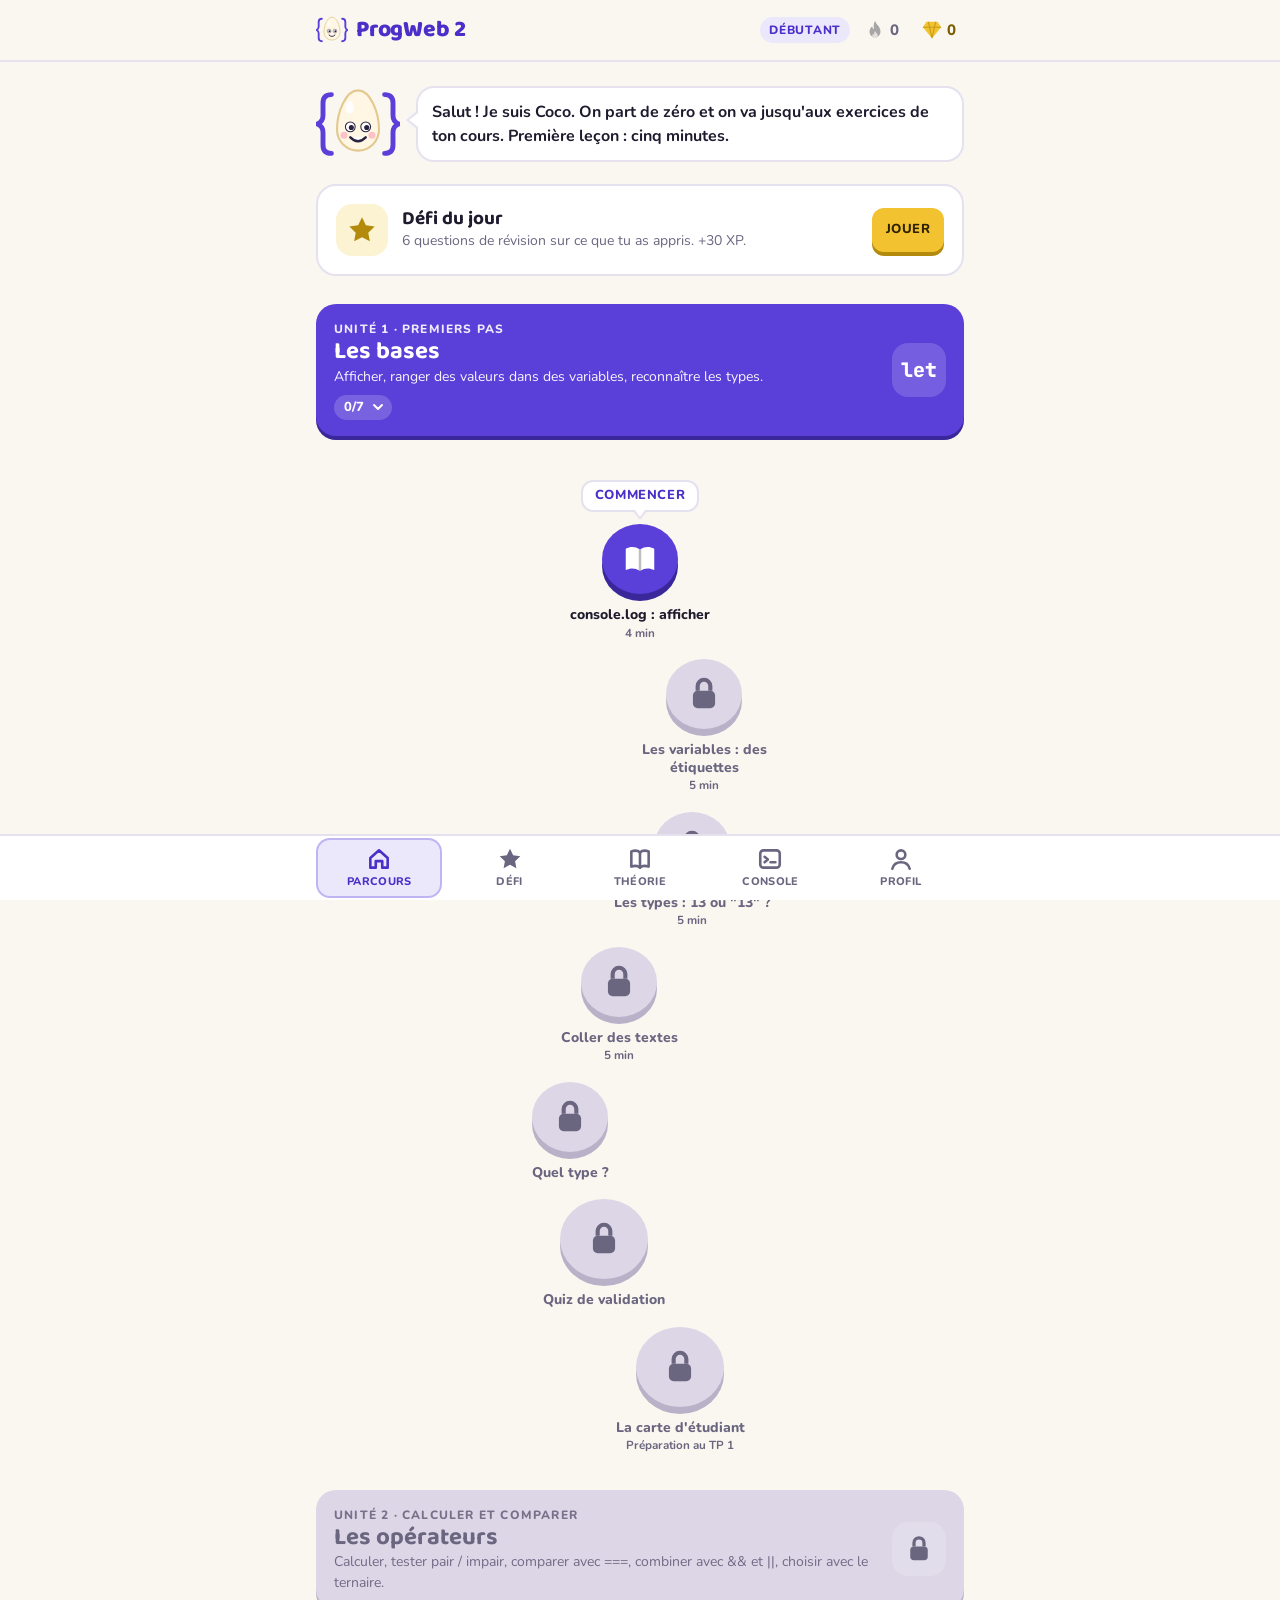
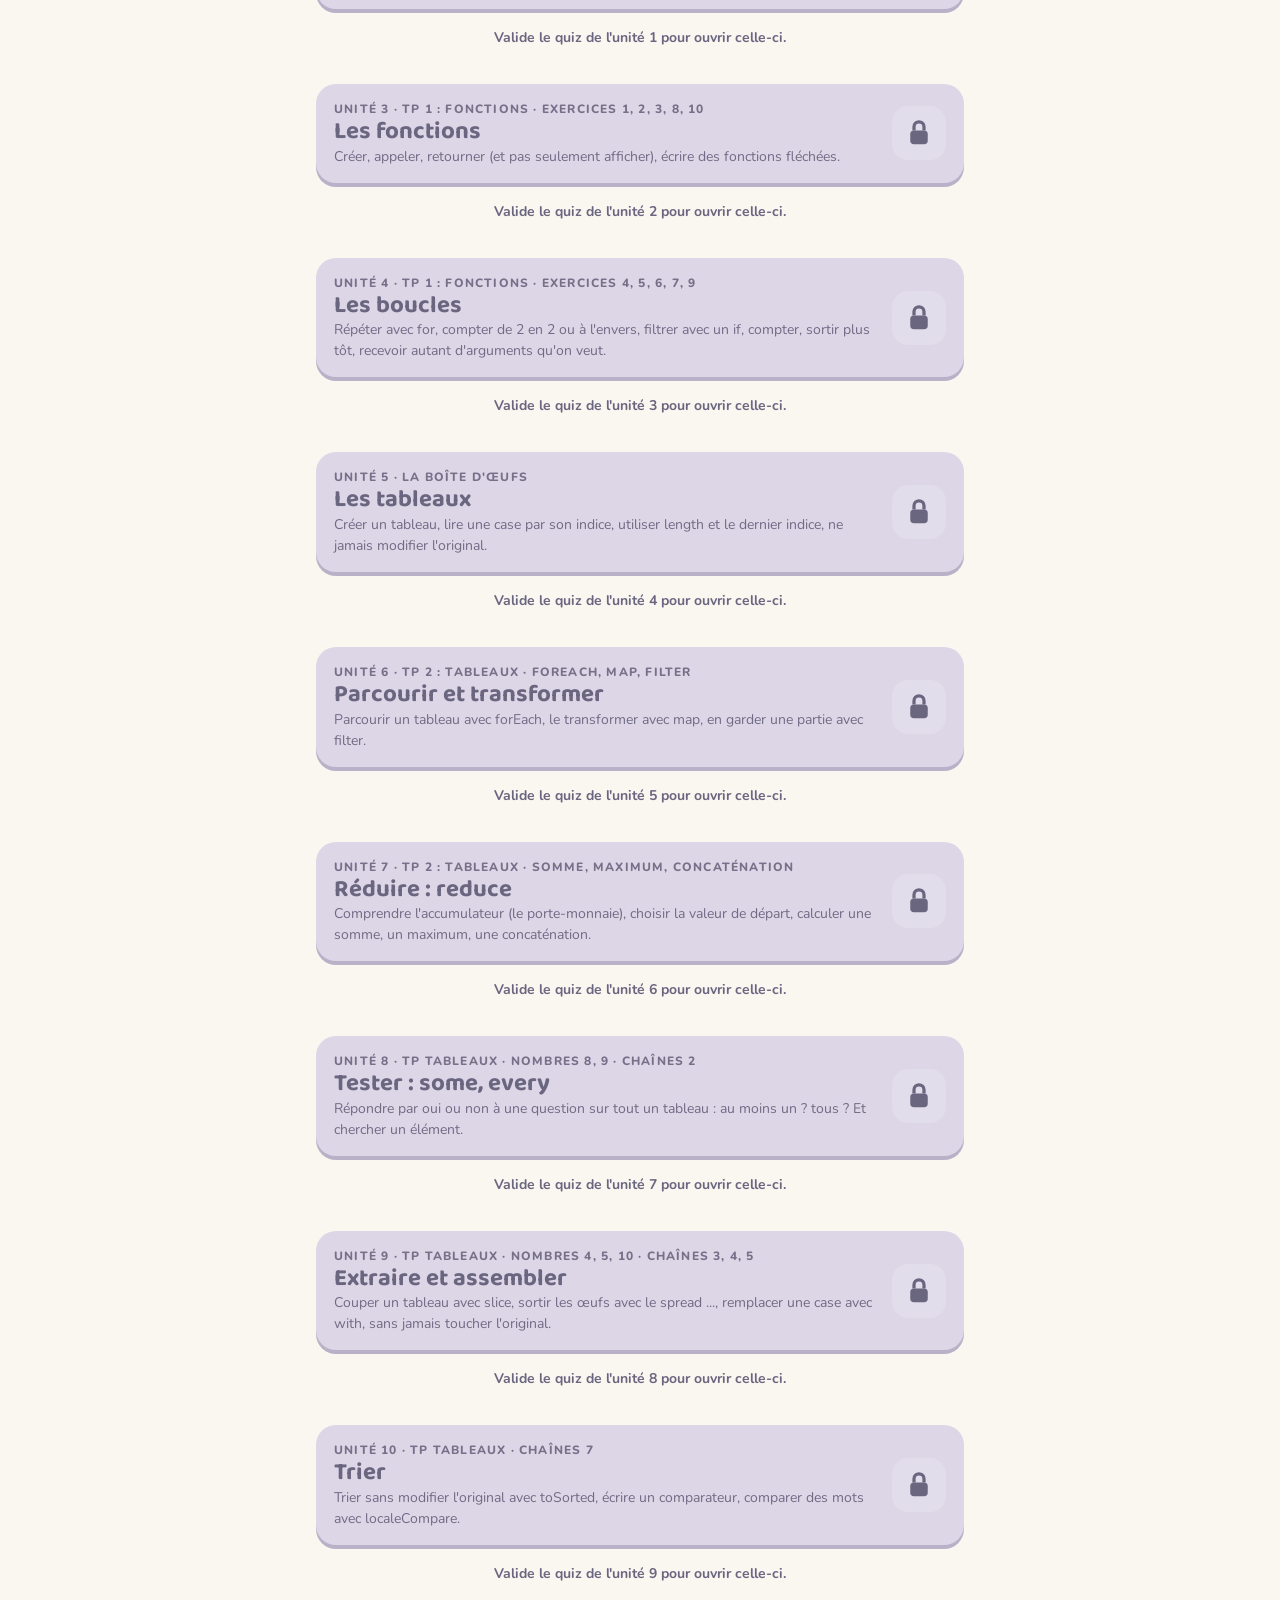
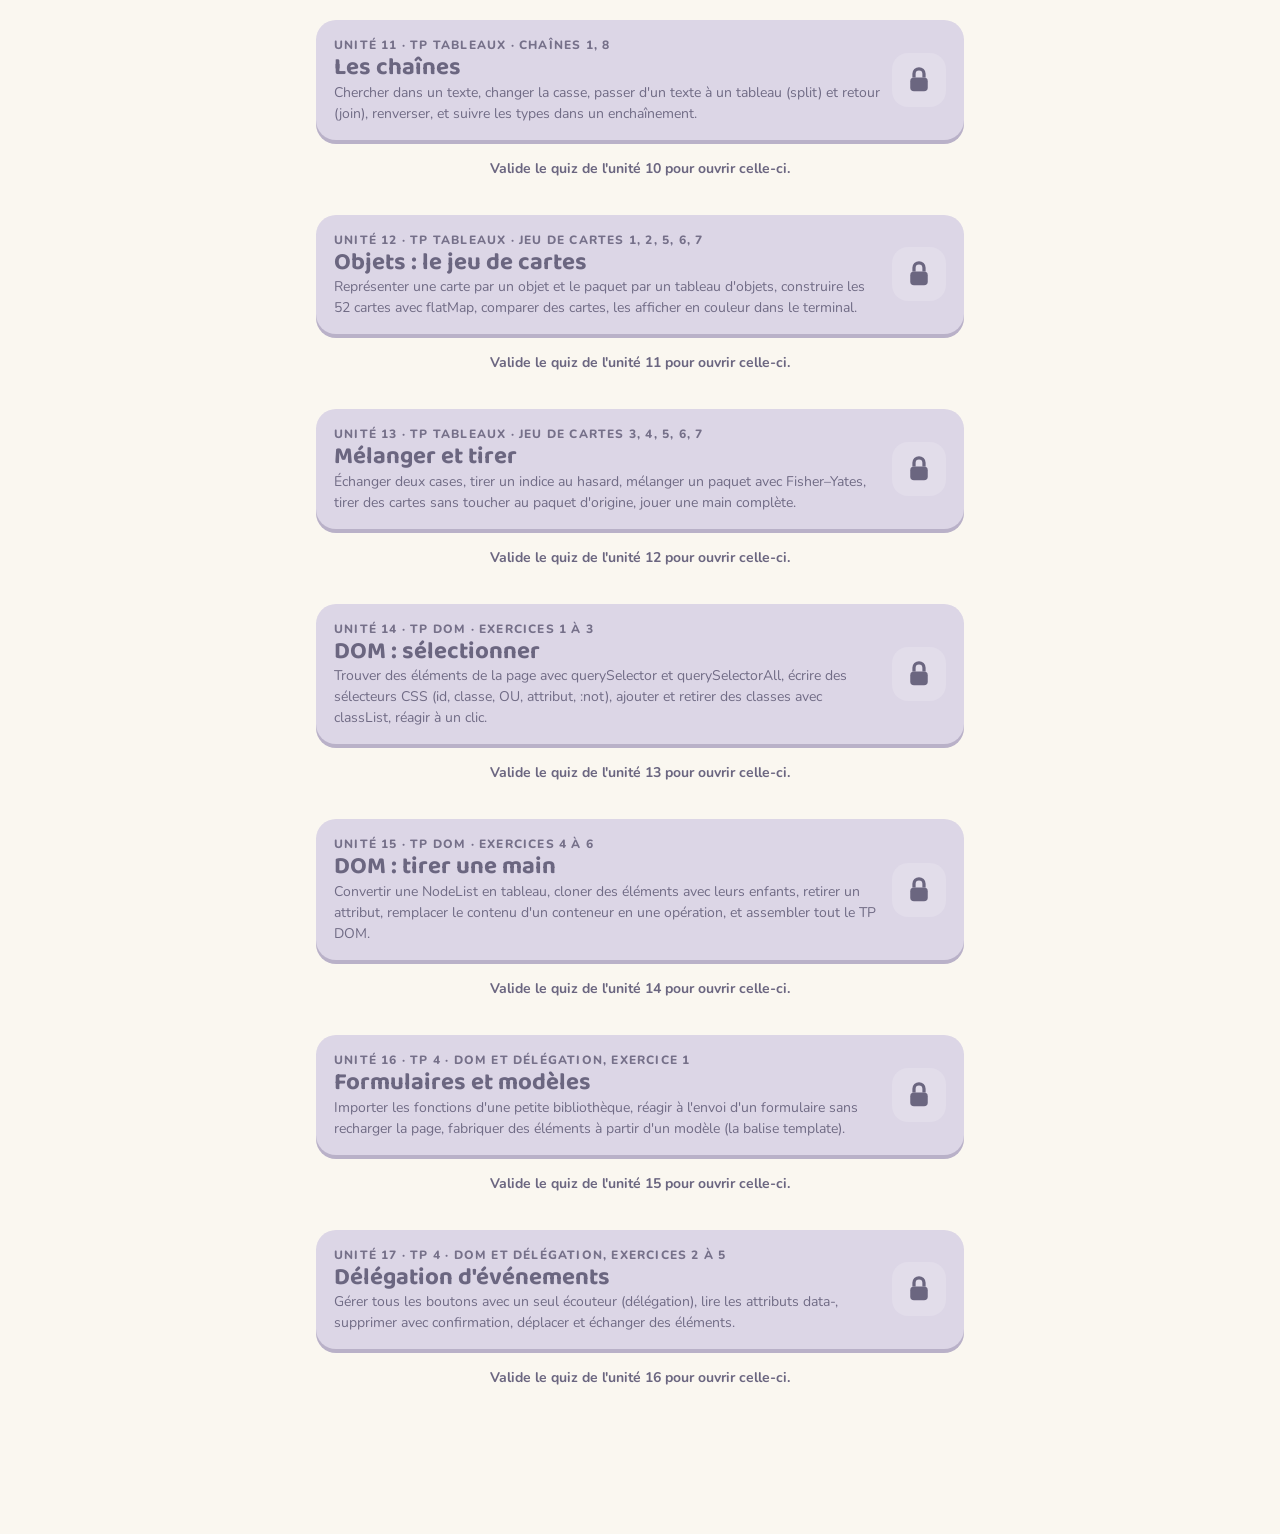
<file: index.html>
<!doctype html>
<html lang="fr">
<head>
<meta charset="utf-8">
<meta name="viewport" content="width=device-width,initial-scale=1,viewport-fit=cover">
<title>ProgWeb 2</title>
<meta name="description" content="Apprendre le JavaScript en jouant, de zéro jusqu'aux exercices du cours de programmation web : leçons courtes, exercices de code testés, défi du jour.">
<link rel="icon" href="data:image/svg+xml,%3Csvg xmlns=%22http://www.w3.org/2000/svg%22 class=%22mascot%22 viewBox=%220 0 120 120%22 aria-hidden=%22true%22%3E%3Cpath d=%22M22 18c-9 0-12 5-12 12v18c0 6-3 10-8 12 5 2 8 6 8 12v18c0 7 3 12 12 12%22 stroke=%22%235B3FD9%22 stroke-width=%227%22 fill=%22none%22 stroke-linecap=%22round%22/%3E%3Cpath d=%22M98 18c9 0 12 5 12 12v18c0 6 3 10 8 12-5 2-8 6-8 12v18c0 7-3 12-12 12%22 stroke=%22%235B3FD9%22 stroke-width=%227%22 fill=%22none%22 stroke-linecap=%22round%22/%3E%3Cpath d=%22M60 12c17 0 30 30 30 56a30 30 0 0 1-60 0c0-26 13-56 30-56z%22 fill=%22%23FFF6E4%22 stroke=%22%23E3C98F%22 stroke-width=%223%22/%3E%3Cellipse cx=%2248%22 cy=%2236%22 rx=%226%22 ry=%229%22 fill=%22%23fff%22 opacity=%22.9%22/%3E%3Ccircle cx=%2249%22 cy=%2264%22 r=%227%22 fill=%22%23fff%22 stroke=%22%232a2340%22 stroke-width=%221.5%22/%3E%3Ccircle cx=%2250.47%22 cy=%2265%22 r=%223.64%22 fill=%22%232a2340%22/%3E%3Ccircle cx=%2271%22 cy=%2264%22 r=%227%22 fill=%22%23fff%22 stroke=%22%232a2340%22 stroke-width=%221.5%22/%3E%3Ccircle cx=%2272.47%22 cy=%2265%22 r=%223.64%22 fill=%22%232a2340%22/%3E%3Ccircle class=%22joue%22 cx=%2240%22 cy=%2276%22 r=%225%22 fill=%22%23ff9fb4%22 opacity=%22.6%22/%3E%3Ccircle class=%22joue%22 cx=%2280%22 cy=%2276%22 r=%225%22 fill=%22%23ff9fb4%22 opacity=%22.6%22/%3E%3Cpath d=%22M49 79q11 11 22 0%22 stroke=%22%232a2340%22 stroke-width=%223.5%22 fill=%22%23fff%22 stroke-linecap=%22round%22/%3E%3C/svg%3E">
<link rel="manifest" href="manifest.webmanifest">
<link rel="apple-touch-icon" href="icones/apple-touch-icon.png">
<meta name="theme-color" content="#FAF7F0" media="(prefers-color-scheme: light)">
<meta name="theme-color" content="#13121C" media="(prefers-color-scheme: dark)">
<meta name="apple-mobile-web-app-capable" content="yes">
<meta name="mobile-web-app-capable" content="yes">
<meta name="apple-mobile-web-app-title" content="ProgWeb 2">
<link rel="preconnect" href="https://fonts.googleapis.com">
<link rel="preconnect" href="https://fonts.gstatic.com" crossorigin>
<link rel="stylesheet" href="https://fonts.googleapis.com/css2?family=Baloo+2:wght@600;700;800&family=Nunito:wght@400;600;700;800&family=JetBrains+Mono:wght@400;600;700;800&display=swap">
<link rel="stylesheet" href="css/app.css">
</head>
<body>
<div id="app"><!--chargement--><main class="wrap chargement"><svg xmlns="http://www.w3.org/2000/svg" class="mascot" viewBox="0 0 120 120" aria-hidden="true"><path d="M22 18c-9 0-12 5-12 12v18c0 6-3 10-8 12 5 2 8 6 8 12v18c0 7 3 12 12 12" stroke="#5B3FD9" stroke-width="7" fill="none" stroke-linecap="round"/><path d="M98 18c9 0 12 5 12 12v18c0 6 3 10 8 12-5 2-8 6-8 12v18c0 7-3 12-12 12" stroke="#5B3FD9" stroke-width="7" fill="none" stroke-linecap="round"/><path d="M60 12c17 0 30 30 30 56a30 30 0 0 1-60 0c0-26 13-56 30-56z" fill="#FFF6E4" stroke="#E3C98F" stroke-width="3"/><ellipse cx="48" cy="36" rx="6" ry="9" fill="#fff" opacity=".9"/><circle cx="49" cy="64" r="7" fill="#fff" stroke="#2a2340" stroke-width="1.5"/><circle cx="50.47" cy="65" r="3.64" fill="#2a2340"/><circle cx="71" cy="64" r="7" fill="#fff" stroke="#2a2340" stroke-width="1.5"/><circle cx="72.47" cy="65" r="3.64" fill="#2a2340"/><circle class="joue" cx="40" cy="76" r="5" fill="#ff9fb4" opacity=".6"/><circle class="joue" cx="80" cy="76" r="5" fill="#ff9fb4" opacity=".6"/><path d="M49 79q11 11 22 0" stroke="#2a2340" stroke-width="3.5" fill="#fff" stroke-linecap="round"/></svg><p>Chargement…</p></main><!--/chargement--></div>
<div class="toasts" id="toasts"></div>
<noscript><p style="padding:20px">ProgWeb 2 a besoin de JavaScript pour fonctionner.</p></noscript>
<script src="js/langages.js"></script>
<script src="js/banc.js"></script>
<script src="js/base.js"></script>
<script src="js/editeur.js"></script>
<script src="js/dom.js"></script>
<script src="js/php.js"></script>
<script src="js/questions.js"></script>
<script src="js/app.js"></script>
</body>
</html>
</file>
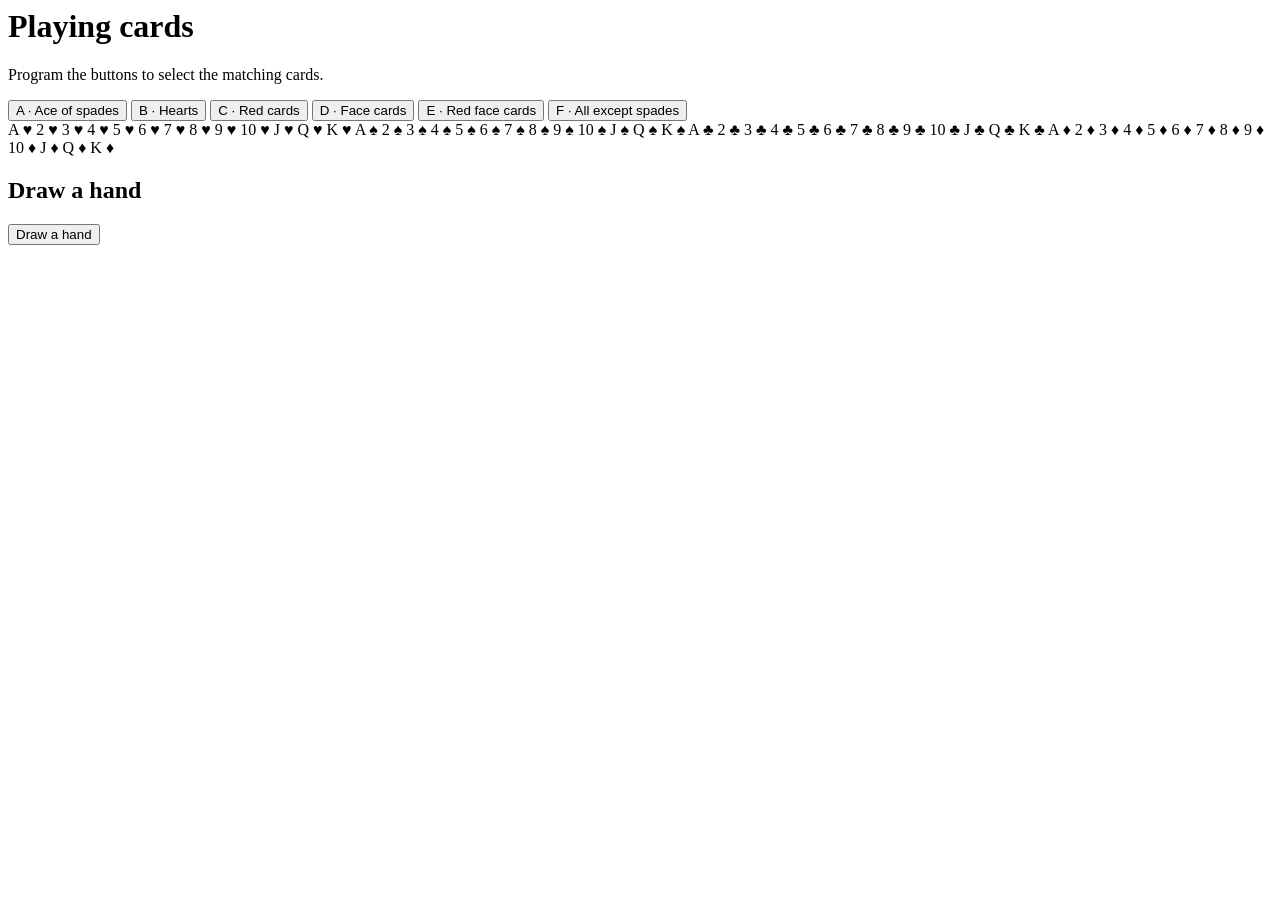
<file: content/pages/cards.html>
<!-- Contenu du <body> de cards.html (TP DOM, fichier du prof). Le <head> est fourni par js/dom.js (cards.css). -->
    <main>
        <h1>Playing cards</h1>
        <p>Program the buttons to select the matching cards.</p>

        <div class="controls" role="group">
            <button id="select-ace-spade">A · Ace of spades</button>
            <button id="select-hearts">B · Hearts</button>
            <button id="select-red">C · Red cards</button>
            <button id="select-face-cards">D · Face cards</button>
            <button id="select-red-face-cards">E · Red face cards</button>
            <button id="select-not-spades">F · All except spades</button>
        </div>

        <div class="deck">
            <playing-card id="HEART-ACE" class="rank-ace heart">
                <span class="rank">A</span>
                <span class="suit">♥</span>
            </playing-card>
            <playing-card id="HEART-2" class="rank-2 heart">
                <span class="rank">2</span>
                <span class="suit">♥</span>
            </playing-card>
            <playing-card id="HEART-3" class="rank-3 heart">
                <span class="rank">3</span>
                <span class="suit">♥</span>
            </playing-card>
            <playing-card id="HEART-4" class="rank-4 heart">
                <span class="rank">4</span>
                <span class="suit">♥</span>
            </playing-card>
            <playing-card id="HEART-5" class="rank-5 heart">
                <span class="rank">5</span>
                <span class="suit">♥</span>
            </playing-card>
            <playing-card id="HEART-6" class="rank-6 heart">
                <span class="rank">6</span>
                <span class="suit">♥</span>
            </playing-card>
            <playing-card id="HEART-7" class="rank-7 heart">
                <span class="rank">7</span>
                <span class="suit">♥</span>
            </playing-card>
            <playing-card id="HEART-8" class="rank-8 heart">
                <span class="rank">8</span>
                <span class="suit">♥</span>
            </playing-card>
            <playing-card id="HEART-9" class="rank-9 heart">
                <span class="rank">9</span>
                <span class="suit">♥</span>
            </playing-card>
            <playing-card id="HEART-10" class="rank-10 heart">
                <span class="rank">10</span>
                <span class="suit">♥</span>
            </playing-card>
            <playing-card id="HEART-JACK" class="rank-jack heart" data-face-card>
                <span class="rank">J</span>
                <span class="suit">♥</span>
            </playing-card>
            <playing-card id="HEART-QUEEN" class="rank-queen heart" data-face-card>
                <span class="rank">Q</span>
                <span class="suit">♥</span>
            </playing-card>
            <playing-card id="HEART-KING" class="rank-king heart" data-face-card>
                <span class="rank">K</span>
                <span class="suit">♥</span>
            </playing-card>
            <playing-card id="SPADE-ACE" class="rank-ace spade">
                <span class="rank">A</span>
                <span class="suit">♠</span>
            </playing-card>
            <playing-card id="SPADE-2" class="rank-2 spade">
                <span class="rank">2</span>
                <span class="suit">♠</span>
            </playing-card>
            <playing-card id="SPADE-3" class="rank-3 spade">
                <span class="rank">3</span>
                <span class="suit">♠</span>
            </playing-card>
            <playing-card id="SPADE-4" class="rank-4 spade">
                <span class="rank">4</span>
                <span class="suit">♠</span>
            </playing-card>
            <playing-card id="SPADE-5" class="rank-5 spade">
                <span class="rank">5</span>
                <span class="suit">♠</span>
            </playing-card>
            <playing-card id="SPADE-6" class="rank-6 spade">
                <span class="rank">6</span>
                <span class="suit">♠</span>
            </playing-card>
            <playing-card id="SPADE-7" class="rank-7 spade">
                <span class="rank">7</span>
                <span class="suit">♠</span>
            </playing-card>
            <playing-card id="SPADE-8" class="rank-8 spade">
                <span class="rank">8</span>
                <span class="suit">♠</span>
            </playing-card>
            <playing-card id="SPADE-9" class="rank-9 spade">
                <span class="rank">9</span>
                <span class="suit">♠</span>
            </playing-card>
            <playing-card id="SPADE-10" class="rank-10 spade">
                <span class="rank">10</span>
                <span class="suit">♠</span>
            </playing-card>
            <playing-card id="SPADE-JACK" class="rank-jack spade" data-face-card>
                <span class="rank">J</span>
                <span class="suit">♠</span>
            </playing-card>
            <playing-card id="SPADE-QUEEN" class="rank-queen spade" data-face-card>
                <span class="rank">Q</span>
                <span class="suit">♠</span>
            </playing-card>
            <playing-card id="SPADE-KING" class="rank-king spade" data-face-card>
                <span class="rank">K</span>
                <span class="suit">♠</span>
            </playing-card>
            <playing-card id="CLUB-ACE" class="rank-ace club">
                <span class="rank">A</span>
                <span class="suit">♣</span>
            </playing-card>
            <playing-card id="CLUB-2" class="rank-2 club">
                <span class="rank">2</span>
                <span class="suit">♣</span>
            </playing-card>
            <playing-card id="CLUB-3" class="rank-3 club">
                <span class="rank">3</span>
                <span class="suit">♣</span>
            </playing-card>
            <playing-card id="CLUB-4" class="rank-4 club">
                <span class="rank">4</span>
                <span class="suit">♣</span>
            </playing-card>
            <playing-card id="CLUB-5" class="rank-5 club">
                <span class="rank">5</span>
                <span class="suit">♣</span>
            </playing-card>
            <playing-card id="CLUB-6" class="rank-6 club">
                <span class="rank">6</span>
                <span class="suit">♣</span>
            </playing-card>
            <playing-card id="CLUB-7" class="rank-7 club">
                <span class="rank">7</span>
                <span class="suit">♣</span>
            </playing-card>
            <playing-card id="CLUB-8" class="rank-8 club">
                <span class="rank">8</span>
                <span class="suit">♣</span>
            </playing-card>
            <playing-card id="CLUB-9" class="rank-9 club">
                <span class="rank">9</span>
                <span class="suit">♣</span>
            </playing-card>
            <playing-card id="CLUB-10" class="rank-10 club">
                <span class="rank">10</span>
                <span class="suit">♣</span>
            </playing-card>
            <playing-card id="CLUB-JACK" class="rank-jack club" data-face-card>
                <span class="rank">J</span>
                <span class="suit">♣</span>
            </playing-card>
            <playing-card id="CLUB-QUEEN" class="rank-queen club" data-face-card>
                <span class="rank">Q</span>
                <span class="suit">♣</span>
            </playing-card>
            <playing-card id="CLUB-KING" class="rank-king club" data-face-card>
                <span class="rank">K</span>
                <span class="suit">♣</span>
            </playing-card>
            <playing-card id="DIAMOND-ACE" class="rank-ace diamond">
                <span class="rank">A</span>
                <span class="suit">♦</span>
            </playing-card>
            <playing-card id="DIAMOND-2" class="rank-2 diamond">
                <span class="rank">2</span>
                <span class="suit">♦</span>
            </playing-card>
            <playing-card id="DIAMOND-3" class="rank-3 diamond">
                <span class="rank">3</span>
                <span class="suit">♦</span>
            </playing-card>
            <playing-card id="DIAMOND-4" class="rank-4 diamond">
                <span class="rank">4</span>
                <span class="suit">♦</span>
            </playing-card>
            <playing-card id="DIAMOND-5" class="rank-5 diamond">
                <span class="rank">5</span>
                <span class="suit">♦</span>
            </playing-card>
            <playing-card id="DIAMOND-6" class="rank-6 diamond">
                <span class="rank">6</span>
                <span class="suit">♦</span>
            </playing-card>
            <playing-card id="DIAMOND-7" class="rank-7 diamond">
                <span class="rank">7</span>
                <span class="suit">♦</span>
            </playing-card>
            <playing-card id="DIAMOND-8" class="rank-8 diamond">
                <span class="rank">8</span>
                <span class="suit">♦</span>
            </playing-card>
            <playing-card id="DIAMOND-9" class="rank-9 diamond">
                <span class="rank">9</span>
                <span class="suit">♦</span>
            </playing-card>
            <playing-card id="DIAMOND-10" class="rank-10 diamond">
                <span class="rank">10</span>
                <span class="suit">♦</span>
            </playing-card>
            <playing-card id="DIAMOND-JACK" class="rank-jack diamond" data-face-card>
                <span class="rank">J</span>
                <span class="suit">♦</span>
            </playing-card>
            <playing-card id="DIAMOND-QUEEN" class="rank-queen diamond" data-face-card>
                <span class="rank">Q</span>
                <span class="suit">♦</span>
            </playing-card>
            <playing-card id="DIAMOND-KING" class="rank-king diamond" data-face-card>
                <span class="rank">K</span>
                <span class="suit">♦</span>
            </playing-card>
        </div>
        <h2>Draw a hand</h2>
        <div class="controls">
            <button id="draw-hand">Draw a hand</button>
        </div>
        <div id="hand" class="hand"></div>
    </main>
</file>
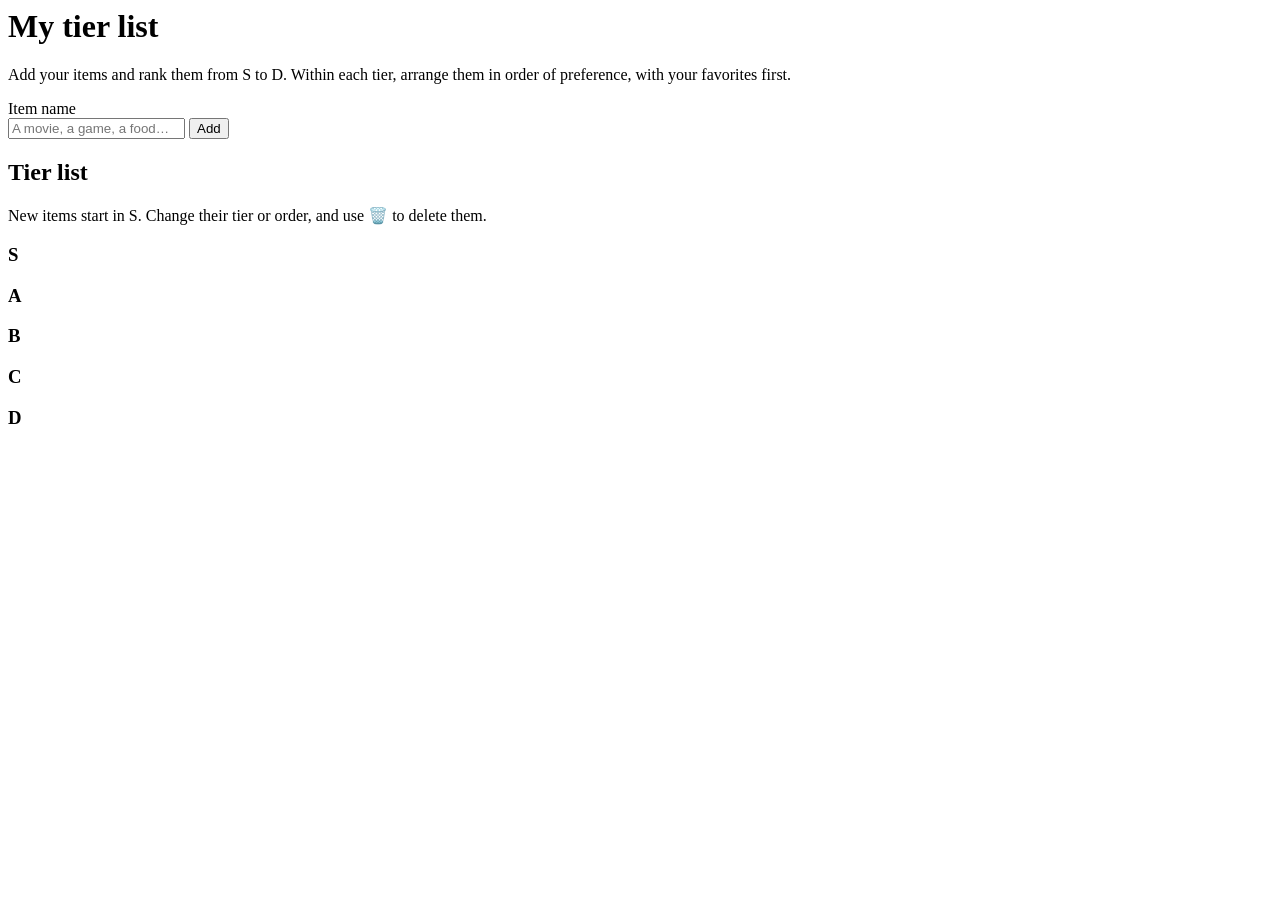
<file: content/pages/tier_list.html>
<!-- Contenu du <body> de tier_list.html (TP 4, fichier du prof). Le <head> est fourni par js/dom.js (tier_list.css). -->
    <main>
        <h1>My tier list</h1>
        <p>Add your items and rank them from S to D. Within each tier, arrange them in order of preference, with your favorites first.</p>

        <form id="add-item-form">
            <label for="item-name">Item name</label>
            <div class="form-controls">
                <input id="item-name" name="name" type="text" placeholder="A movie, a game, a food…" required maxlength="80">
                <button>Add</button>
            </div>
        </form>

            <section class="tiers-panel">
                <h2>Tier list</h2>
                <p>New items start in S. Change their tier or order, and use 🗑️ to delete them.</p>
                <div id="tiers">
                    <section class="tier" data-tier="S">
                        <h3>S</h3>
                        <div id="tier-s" class="items"></div>
                    </section>
                    <section class="tier" data-tier="A">
                        <h3>A</h3>
                        <div id="tier-a" class="items"></div>
                    </section>
                    <section class="tier" data-tier="B">
                        <h3>B</h3>
                        <div id="tier-b" class="items"></div>
                    </section>
                    <section class="tier" data-tier="C">
                        <h3>C</h3>
                        <div id="tier-c" class="items"></div>
                    </section>
                    <section class="tier" data-tier="D">
                        <h3>D</h3>
                        <div id="tier-d" class="items"></div>
                    </section>
                </div>
            </section>
    </main>

    <template id="item-template">
        <article class="item">
            <button data-action="delete" title="Delete this item"><span>🗑️</span></button>
            <p class="item-name"></p>
            <div class="item-controls">
                <button data-action="up" title="Move to a higher tier">Tier <span>▲</span></button>
                <button data-action="down" title="Move to a lower tier">Tier <span>▼</span></button>
                <button data-action="previous" title="Move earlier within this tier">Order <span>+</span></button>
                <button data-action="next" title="Move later within this tier">Order <span>−</span></button>
            </div>
        </article>
    </template>
</file>
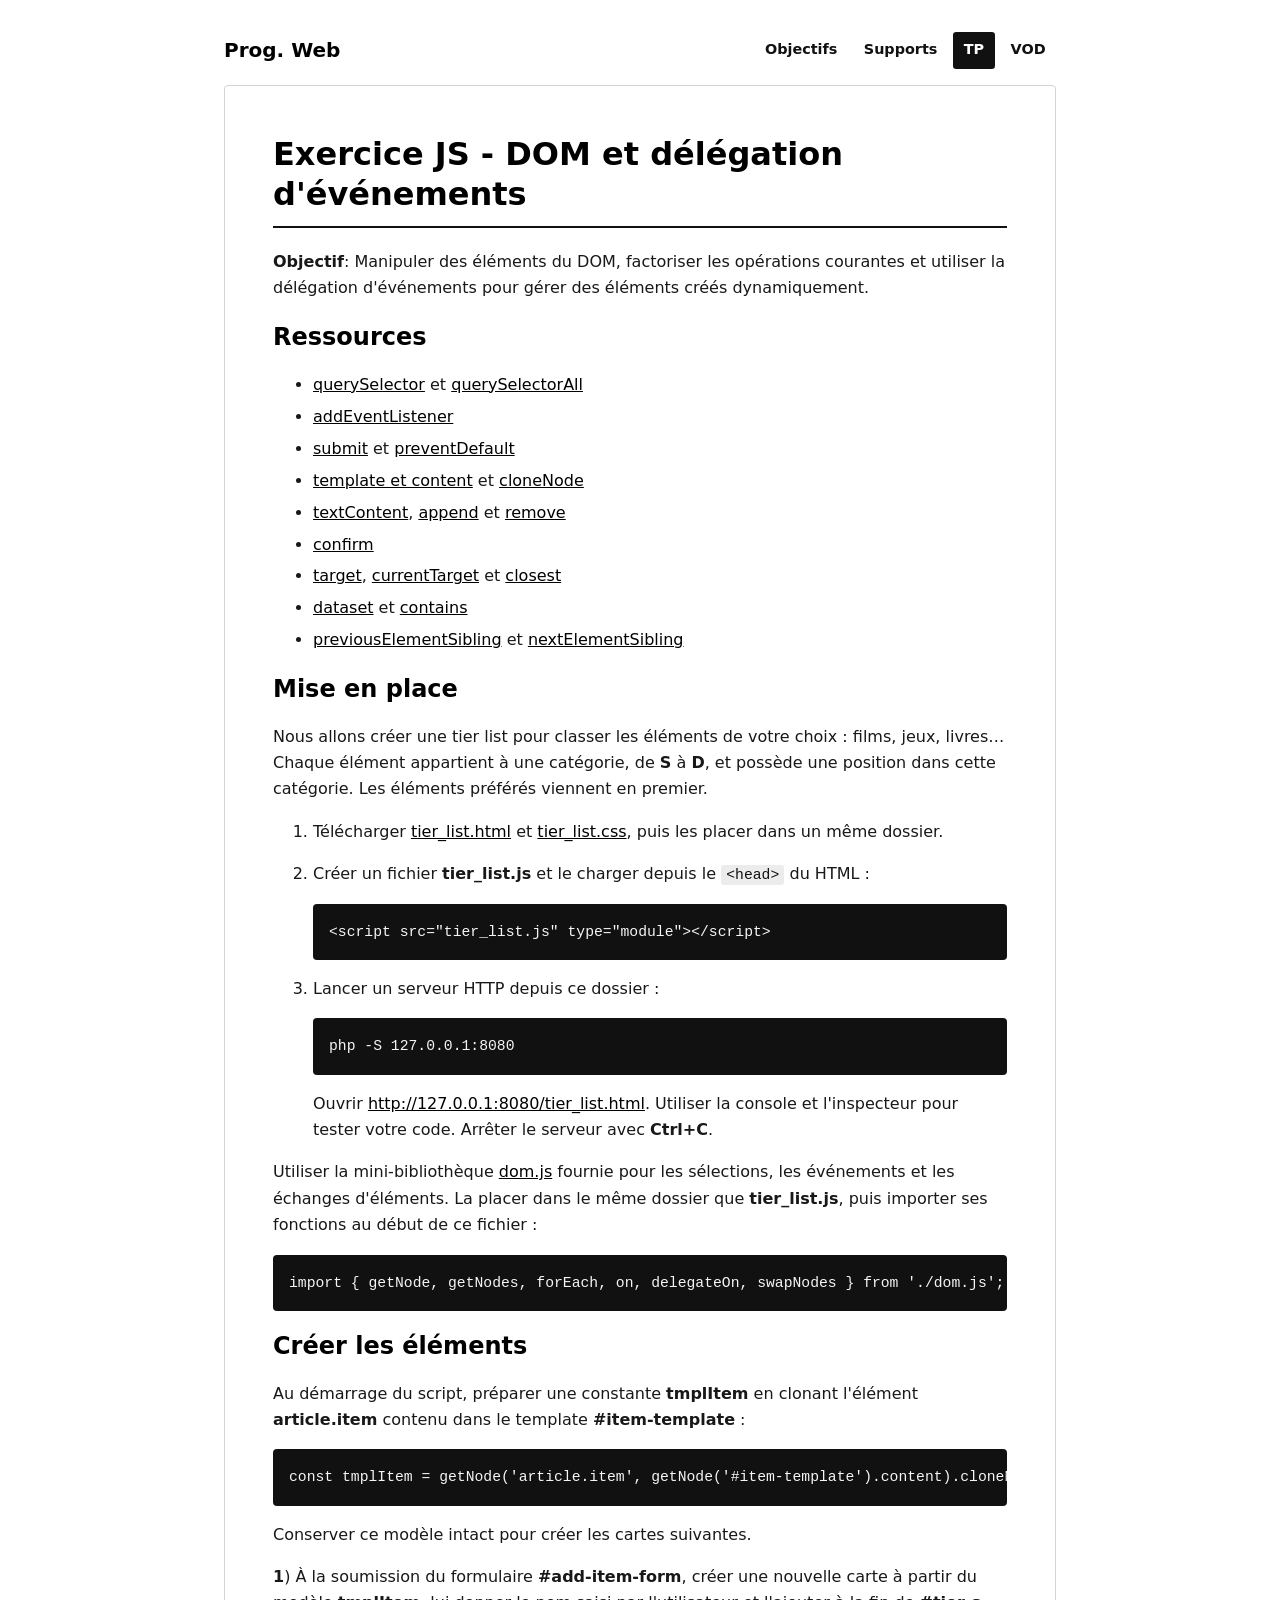
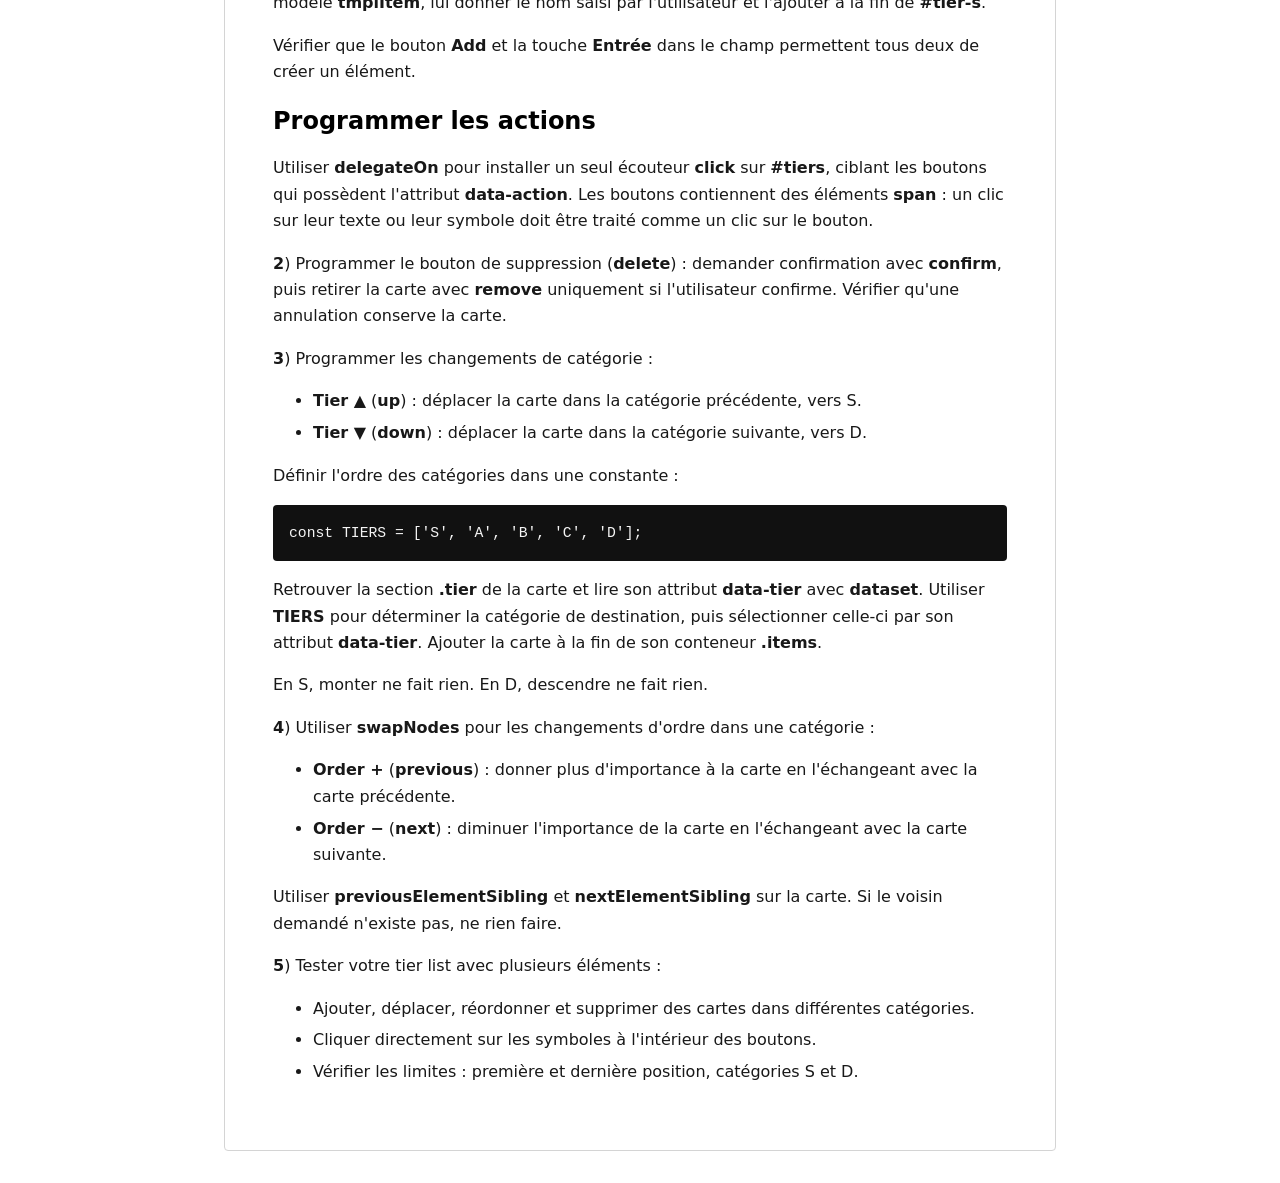
<file: supports/tp4-dom-delegation/enonce.html>
<!DOCTYPE html> <html lang=fr style><!--
 Page saved with SingleFile 
 url: https://chabloz.eu/progweb/js_dom_tier_list.html 
 saved date: Tue Oct 13 2026 08:24:46 GMT+0200 (Central European Summer Time)
--><meta charset=utf-8>
<meta name=viewport content="width=device-width, initial-scale=1">
<title>Exercice JS - DOM et délégation d'événements</title>
<style>:root{color-scheme:light;--color-background:#fff;--color-text:#181818;--color-heading:#000;--color-ink:#111;--color-muted:#333;--color-border:#ccc;--color-border-soft:#d4d4d4;--color-border-strong:#777;--color-surface:#f5f5f5;--color-surface-hover:#ececec;--color-code-text:#f5f5f5;--font-family-sans:system-ui,-apple-system,BlinkMacSystemFont,"Segoe UI",sans-serif;--font-family-mono:"SFMono-Regular",Consolas,"Liberation Mono",monospace;--font-size-small:0.9rem;--font-size-code:0.92em;--font-size-card-title:1.15rem;--font-size-site-title:1.25rem;--font-weight-medium:600;--font-weight-semibold:650;--font-weight-bold:750;font-family:var(--font-family-sans);color:var(--color-text);background:var(--color-background);line-height:1.65}*{box-sizing:border-box}body{margin:0;padding:2rem 1rem}.site-shell{width:100%}.site-header{display:flex;width:min(100%,52rem);margin:0 auto 1rem;align-items:center;justify-content:space-between;gap:1rem 2rem}.site-title{flex:none;color:var(--color-heading);font-size:var(--font-size-site-title);font-weight:var(--font-weight-bold);text-decoration:none}.site-nav{display:flex;flex-wrap:wrap;justify-content:flex-end;gap:0.35rem}.site-nav a{padding:0.4rem 0.65rem;color:var(--color-ink);border-radius:0.2rem;font-size:var(--font-size-small);font-weight:var(--font-weight-medium);text-decoration:none}.site-nav a:hover{color:var(--color-heading);background:var(--color-surface-hover)}.site-nav a[aria-current="page"]{color:var(--color-background);background:var(--color-ink)}.document{width:min(100%,52rem);margin:0 auto;padding:clamp(1.5rem,4vw,3rem);background:var(--color-background);border:1px solid var(--color-border-soft);border-radius:0.25rem}h1,h2{color:var(--color-heading);line-height:1.25}h1{margin-top:0;padding-bottom:0.75rem;border-bottom:2px solid var(--color-ink)}a{color:var(--color-heading)}a:focus-visible{outline:3px solid var(--color-ink);outline-offset:3px}pre{overflow-x:auto;padding:1rem;color:var(--color-code-text);background:var(--color-ink);border-radius:0.25rem}code{font-family:var(--font-family-mono);font-size:var(--font-size-code)}:not(pre)>code{padding:0.15em 0.35em;color:var(--color-ink);background:var(--color-surface-hover);border-radius:0.15rem}li+li{margin-top:0.35rem}@media (max-width:40rem){body{padding:0}.site-header{margin-bottom:0;padding:1rem 1.25rem;align-items:flex-start;flex-direction:column}.site-nav{justify-content:flex-start}.document{border:0;border-radius:0;box-shadow:none}}</style>
<meta name=referrer content=no-referrer><link type=image/x-icon rel="shortcut icon" href=[data-uri]><link rel=canonical href=https://chabloz.eu/progweb/js_dom_tier_list.html><meta http-equiv=content-security-policy content="default-src 'none'; font-src 'self' data:; img-src 'self' data:; style-src 'unsafe-inline'; media-src 'self' data:; script-src 'unsafe-inline' data:; object-src 'self' data:; frame-src 'self' data:; form-action 'none'; base-uri 'none';"></head>
<body>
 <div class=site-shell>
 <header class=site-header>
 <a class=site-title href=https://chabloz.eu/progweb/index.html>Prog. Web</a>
 <nav class=site-nav aria-label="Navigation principale">
 <a href=https://chabloz.eu/progweb/index.html>Objectifs</a>
 <a href=https://chabloz.eu/progweb/supports.html>Supports</a>
 <a href=https://chabloz.eu/progweb/exercices.html aria-current=page>TP</a>
 <a href=https://chabloz.eu/progweb/vod.html>VOD</a>
 </nav>
 </header>
 <main class=document>
<h1>Exercice JS - DOM et délégation d'événements</h1>
<p><strong>Objectif</strong>: Manipuler des éléments du DOM, factoriser les opérations courantes et utiliser la délégation d'événements pour gérer des éléments créés dynamiquement.</p>
<h2>Ressources</h2>
<ul>
<li><a href=https://developer.mozilla.org/en-US/docs/Web/API/Element/querySelector>querySelector</a> et <a href=https://developer.mozilla.org/en-US/docs/Web/API/Element/querySelectorAll>querySelectorAll</a></li>
<li><a href=https://developer.mozilla.org/en-US/docs/Web/API/EventTarget/addEventListener>addEventListener</a></li>
<li><a href=https://developer.mozilla.org/en-US/docs/Web/API/HTMLFormElement/submit_event>submit</a> et <a href=https://developer.mozilla.org/en-US/docs/Web/API/Event/preventDefault>preventDefault</a></li>
<li><a href=https://developer.mozilla.org/en-US/docs/Web/HTML/Reference/Elements/template>template et content</a> et <a href=https://developer.mozilla.org/en-US/docs/Web/API/Node/cloneNode>cloneNode</a></li>
<li><a href=https://developer.mozilla.org/en-US/docs/Web/API/Node/textContent>textContent</a>, <a href=https://developer.mozilla.org/en-US/docs/Web/API/Element/append>append</a> et <a href=https://developer.mozilla.org/en-US/docs/Web/API/Element/remove>remove</a></li>
<li><a href=https://developer.mozilla.org/en-US/docs/Web/API/Window/confirm>confirm</a></li>
<li><a href=https://developer.mozilla.org/en-US/docs/Web/API/Event/target>target</a>, <a href=https://developer.mozilla.org/en-US/docs/Web/API/Event/currentTarget>currentTarget</a> et <a href=https://developer.mozilla.org/en-US/docs/Web/API/Element/closest>closest</a></li>
<li><a href=https://developer.mozilla.org/en-US/docs/Web/API/HTMLElement/dataset>dataset</a> et <a href=https://developer.mozilla.org/en-US/docs/Web/API/Node/contains>contains</a></li>
<li><a href=https://developer.mozilla.org/en-US/docs/Web/API/Element/previousElementSibling>previousElementSibling</a> et <a href=https://developer.mozilla.org/en-US/docs/Web/API/Element/nextElementSibling>nextElementSibling</a></li>
</ul>
<h2>Mise en place</h2>
<p>Nous allons créer une tier list pour classer les éléments de votre choix : films, jeux, livres… Chaque élément appartient à une catégorie, de <strong>S</strong> à <strong>D</strong>, et possède une position dans cette catégorie. Les éléments préférés viennent en premier.</p>
<ol>
<li>
<p>Télécharger <a href=https://chabloz.eu/progweb/markdown_codes/tier_list.html>tier_list.html</a> et <a href=https://chabloz.eu/progweb/markdown_codes/tier_list.css>tier_list.css</a>, puis les placer dans un même dossier.</p>
</li>
<li>
<p>Créer un fichier <strong>tier_list.js</strong> et le charger depuis le <code>&lt;head&gt;</code> du HTML :</p>
<pre><code class=language-html>&lt;script src="tier_list.js" type="module"&gt;&lt;/script&gt;
</code></pre>
</li>
<li>
<p>Lancer un serveur HTTP depuis ce dossier :</p>
<pre><code class=language-sh>php -S 127.0.0.1:8080
</code></pre>
<p>Ouvrir <a href=http://127.0.0.1:8080/tier_list.html>http://127.0.0.1:8080/tier_list.html</a>. Utiliser la console et l'inspecteur pour tester votre code. Arrêter le serveur avec <strong>Ctrl+C</strong>.</p>
</li>
</ol>
<p>Utiliser la mini-bibliothèque <a href=https://chabloz.eu/progweb/markdown_codes/dom.js>dom.js</a> fournie pour les sélections, les événements et les échanges d'éléments. La placer dans le même dossier que <strong>tier_list.js</strong>, puis importer ses fonctions au début de ce fichier :</p>
<pre><code class=language-js>import { getNode, getNodes, forEach, on, delegateOn, swapNodes } from './dom.js';
</code></pre>
<h2>Créer les éléments</h2>
<p>Au démarrage du script, préparer une constante <strong>tmplItem</strong> en clonant l'élément <strong>article.item</strong> contenu dans le template <strong>#item-template</strong> :</p>
<pre><code class=language-js>const tmplItem = getNode('article.item', getNode('#item-template').content).cloneNode(true);
</code></pre>
<p>Conserver ce modèle intact pour créer les cartes suivantes.</p>
<p><strong>1</strong>) À la soumission du formulaire <strong>#add-item-form</strong>, créer une nouvelle carte à partir du modèle <strong>tmplItem</strong>, lui donner le nom saisi par l'utilisateur et l'ajouter à la fin de <strong>#tier-s</strong>.</p>
<p>Vérifier que le bouton <strong>Add</strong> et la touche <strong>Entrée</strong> dans le champ permettent tous deux de créer un élément.</p>
<h2>Programmer les actions</h2>
<p>Utiliser <strong>delegateOn</strong> pour installer un seul écouteur <strong>click</strong> sur <strong>#tiers</strong>, ciblant les boutons qui possèdent l'attribut <strong>data-action</strong>. Les boutons contiennent des éléments <strong>span</strong> : un clic sur leur texte ou leur symbole doit être traité comme un clic sur le bouton.</p>
<p><strong>2</strong>) Programmer le bouton de suppression (<strong>delete</strong>) : demander confirmation avec <strong>confirm</strong>, puis retirer la carte avec <strong>remove</strong> uniquement si l'utilisateur confirme. Vérifier qu'une annulation conserve la carte.</p>
<p><strong>3</strong>) Programmer les changements de catégorie :</p>
<ul>
<li><strong>Tier ▲</strong> (<strong>up</strong>) : déplacer la carte dans la catégorie précédente, vers S.</li>
<li><strong>Tier ▼</strong> (<strong>down</strong>) : déplacer la carte dans la catégorie suivante, vers D.</li>
</ul>
<p>Définir l'ordre des catégories dans une constante :</p>
<pre><code class=language-js>const TIERS = ['S', 'A', 'B', 'C', 'D'];
</code></pre>
<p>Retrouver la section <strong>.tier</strong> de la carte et lire son attribut <strong>data-tier</strong> avec <strong>dataset</strong>. Utiliser <strong>TIERS</strong> pour déterminer la catégorie de destination, puis sélectionner celle-ci par son attribut <strong>data-tier</strong>. Ajouter la carte à la fin de son conteneur <strong>.items</strong>.</p>
<p>En S, monter ne fait rien. En D, descendre ne fait rien.</p>
<p><strong>4</strong>) Utiliser <strong>swapNodes</strong> pour les changements d'ordre dans une catégorie :</p>
<ul>
<li><strong>Order +</strong> (<strong>previous</strong>) : donner plus d'importance à la carte en l'échangeant avec la carte précédente.</li>
<li><strong>Order −</strong> (<strong>next</strong>) : diminuer l'importance de la carte en l'échangeant avec la carte suivante.</li>
</ul>
<p>Utiliser <strong>previousElementSibling</strong> et <strong>nextElementSibling</strong> sur la carte. Si le voisin demandé n'existe pas, ne rien faire.</p>
<p><strong>5</strong>) Tester votre tier list avec plusieurs éléments :</p>
<ul>
<li>Ajouter, déplacer, réordonner et supprimer des cartes dans différentes catégories.</li>
<li>Cliquer directement sur les symboles à l'intérieur des boutons.</li>
<li>Vérifier les limites : première et dernière position, catégories S et D.</li>
</ul>
 </main>
 </div>
</file>
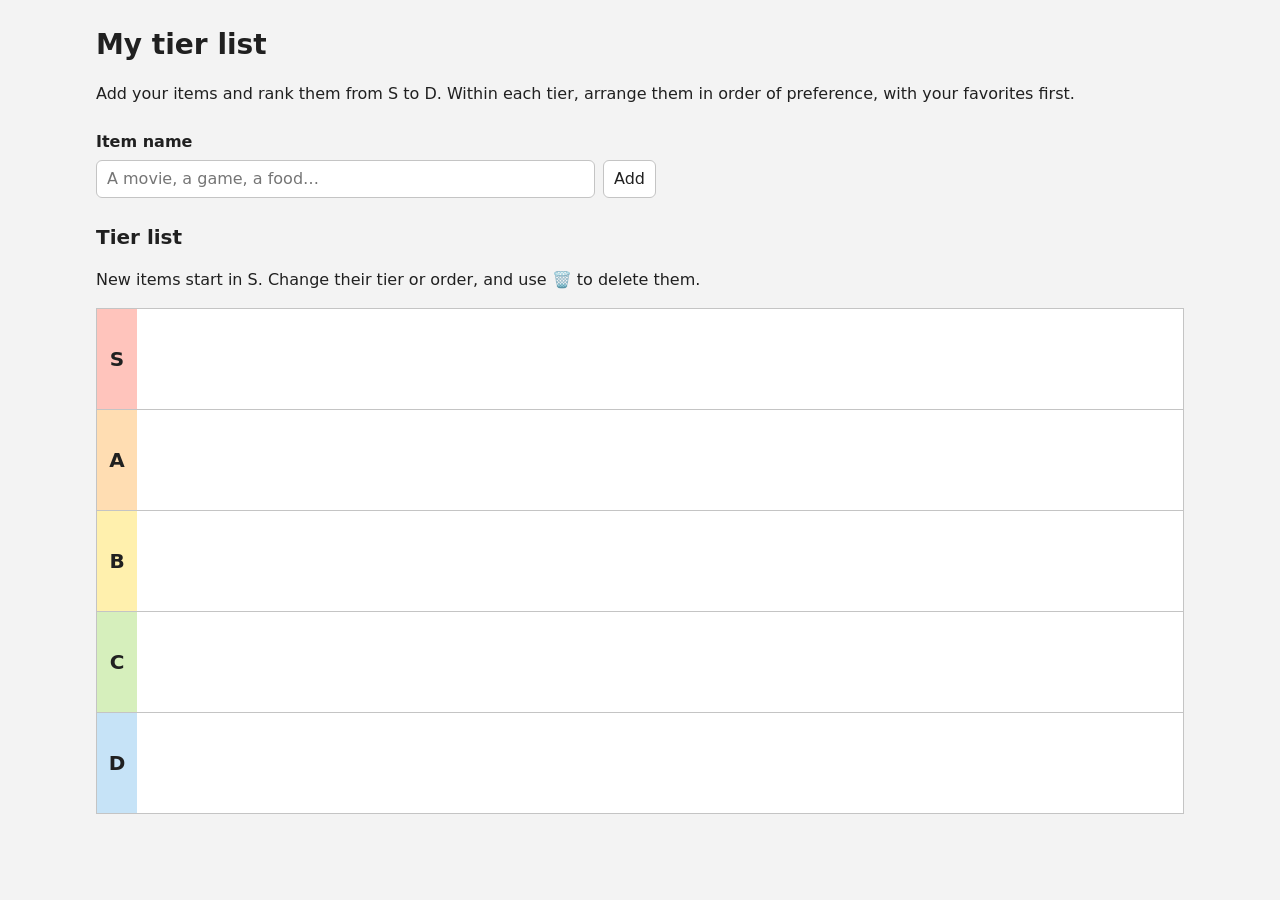
<file: supports/tp4-dom-delegation/tier_list.html>
<!doctype html>
<html lang="en">
<head>
    <meta charset="utf-8">
    <meta name="viewport" content="width=device-width, initial-scale=1">
    <title>Tier list — DOM</title>
    <link rel="stylesheet" href="tier_list.css">
</head>
<body>
    <main>
        <h1>My tier list</h1>
        <p>Add your items and rank them from S to D. Within each tier, arrange them in order of preference, with your favorites first.</p>

        <form id="add-item-form">
            <label for="item-name">Item name</label>
            <div class="form-controls">
                <input id="item-name" name="name" type="text" placeholder="A movie, a game, a food…" required maxlength="80">
                <button>Add</button>
            </div>
        </form>

            <section class="tiers-panel">
                <h2>Tier list</h2>
                <p>New items start in S. Change their tier or order, and use 🗑️ to delete them.</p>
                <div id="tiers">
                    <section class="tier" data-tier="S">
                        <h3>S</h3>
                        <div id="tier-s" class="items"></div>
                    </section>
                    <section class="tier" data-tier="A">
                        <h3>A</h3>
                        <div id="tier-a" class="items"></div>
                    </section>
                    <section class="tier" data-tier="B">
                        <h3>B</h3>
                        <div id="tier-b" class="items"></div>
                    </section>
                    <section class="tier" data-tier="C">
                        <h3>C</h3>
                        <div id="tier-c" class="items"></div>
                    </section>
                    <section class="tier" data-tier="D">
                        <h3>D</h3>
                        <div id="tier-d" class="items"></div>
                    </section>
                </div>
            </section>
    </main>

    <template id="item-template">
        <article class="item">
            <button data-action="delete" title="Delete this item"><span>🗑️</span></button>
            <p class="item-name"></p>
            <div class="item-controls">
                <button data-action="up" title="Move to a higher tier">Tier <span>▲</span></button>
                <button data-action="down" title="Move to a lower tier">Tier <span>▼</span></button>
                <button data-action="previous" title="Move earlier within this tier">Order <span>+</span></button>
                <button data-action="next" title="Move later within this tier">Order <span>−</span></button>
            </div>
        </article>
    </template>
</body>
</html>
</file>
<file: css/app.css>
/* Moteur de cours façon Duolingo — styles. Reprend la mise en page de Pampre : appli mobile centrée (colonne 680 px), barre haute de stats,
   onglets en bas, parcours en zigzag ; sessions plein écran avec feuille de correction qui monte du bas.
   Toute couleur est un jeton défini dans les TROIS blocs : clair, sombre système, sombre forcé. */
:root{
  --bg:#FAF7F0;
  --paper:#FFFFFF;
  --ink:#1F1B2E;
  --muted:#6B6680;
  --line:#E6E1EF;
  --prim:#5B3FD9;
  --prim-deep:#3A2799;
  --prim-soft:#ECE8FC;
  --gold:#F2C230;
  --gold-deep:#B38A0B;
  --gold-soft:#FCF3D2;
  --ok:#2FA14E;
  --ok-deep:#1E7536;
  --ok-soft:#E2F4E6;
  --ko:#E0473E;
  --ko-deep:#A82A22;
  --ko-soft:#FDE3E1;
  --teal:#0E7C86;
  --teal-soft:#DDF2F3;
  --prim-ink:#4A2FC8; --ok-ink:#1E7536; --ko-ink:#A82A22; --gold-ink:#7A5C00; --muted-ink:#5F5A72; --flame-ink:#B04F08; --teal-ink:#0B6770;
  --prim-btn:#5B3FD9; --ok-btn:#2A8F45; --ok-btn-deep:#1B652F; --ko-btn:#D3433A;
  --on-prim:#fff; --on-ok:#fff; --on-ko:#fff; --on-gold:#2E2300;
  --focus:#3A2799;
  --locked:#DCD6E6;
  --locked-deep:#B9B1C8;
  --code-bg:#F6F4FB;
  --code-line:#E3DEEE;
  --sy-kw:#7A3BD0; --sy-str:#0A7A3D; --sy-num:#B04F00; --sy-com:#6A6F7A; --sy-fn:#0057B8; --sy-prop:#0E6F7A; --sy-lit:#B04F00; --sy-op:#4D4862;
  --oeuf:#FFF8E8; --oeuf-bord:#E3C98F; --boite:#C9A46A;
  --shadow:0 1px 0 rgba(31,27,46,.04),0 6px 20px rgba(31,27,46,.07);
  --f-display:"Baloo 2","Nunito",system-ui,sans-serif;
  --f-body:"Nunito",system-ui,-apple-system,"Segoe UI",sans-serif;
  --f-code:"JetBrains Mono",ui-monospace,"SFMono-Regular",Menlo,Consolas,monospace;
  color-scheme:light;
}
@media (prefers-color-scheme: dark){
  :root:not([data-theme="light"]){
    --bg:#13121C; --paper:#1D1B2A; --ink:#EEEAF8; --muted:#A9A3BF; --line:#2F2B44;
    --prim:#8B76FF; --prim-deep:#4B36C2; --prim-soft:#28224A;
    --gold:#F2C230; --gold-deep:#A57F0A; --gold-soft:#3A3114;
    --ok:#4CC46A; --ok-deep:#2C8A45; --ok-soft:#16301E;
    --ko:#F06A60; --ko-deep:#A9372F; --ko-soft:#3C1A18;
    --teal:#3EC3CC; --teal-soft:#123336;
    --prim-ink:#B3A6FF; --ok-ink:#7FDB95; --ko-ink:#FF8F86; --gold-ink:#F2C230; --muted-ink:#A9A3BF; --flame-ink:#F08A3A; --teal-ink:#6ED6DD;
    --prim-btn:#6A50E8; --ok-btn:#4CC46A; --ok-btn-deep:#2C8A45; --ko-btn:#F06A60;
    --on-prim:#fff; --on-ok:#0E1F12; --on-ko:#2A0F0C; --on-gold:#2E2300;
    --focus:#F2C230;
    --locked:#34304A; --locked-deep:#262338;
    --code-bg:#181624; --code-line:#2A2740;
    --sy-kw:#C9A2FF; --sy-str:#7EE09A; --sy-num:#FFAE66; --sy-com:#8E8AA3; --sy-fn:#7CC0FF; --sy-prop:#62D6DE; --sy-lit:#FFAE66; --sy-op:#C9C4DB;
    --oeuf:#3A3426; --oeuf-bord:#7D6A3E; --boite:#8C7244;
    --shadow:0 1px 0 rgba(0,0,0,.2),0 6px 20px rgba(0,0,0,.3);
    color-scheme:dark;
  }
}
:root[data-theme="dark"]{
  --bg:#13121C; --paper:#1D1B2A; --ink:#EEEAF8; --muted:#A9A3BF; --line:#2F2B44;
  --prim:#8B76FF; --prim-deep:#4B36C2; --prim-soft:#28224A;
  --gold:#F2C230; --gold-deep:#A57F0A; --gold-soft:#3A3114;
  --ok:#4CC46A; --ok-deep:#2C8A45; --ok-soft:#16301E;
  --ko:#F06A60; --ko-deep:#A9372F; --ko-soft:#3C1A18;
  --teal:#3EC3CC; --teal-soft:#123336;
  --prim-ink:#B3A6FF; --ok-ink:#7FDB95; --ko-ink:#FF8F86; --gold-ink:#F2C230; --muted-ink:#A9A3BF; --flame-ink:#F08A3A; --teal-ink:#6ED6DD;
  --prim-btn:#6A50E8; --ok-btn:#4CC46A; --ok-btn-deep:#2C8A45; --ko-btn:#F06A60;
  --on-prim:#fff; --on-ok:#0E1F12; --on-ko:#2A0F0C; --on-gold:#2E2300;
  --focus:#F2C230;
  --locked:#34304A; --locked-deep:#262338;
  --code-bg:#181624; --code-line:#2A2740;
  --sy-kw:#C9A2FF; --sy-str:#7EE09A; --sy-num:#FFAE66; --sy-com:#8E8AA3; --sy-fn:#7CC0FF; --sy-prop:#62D6DE; --sy-lit:#FFAE66; --sy-op:#C9C4DB;
  --oeuf:#3A3426; --oeuf-bord:#7D6A3E; --boite:#8C7244;
  --shadow:0 1px 0 rgba(0,0,0,.2),0 6px 20px rgba(0,0,0,.3);
  color-scheme:dark;
}
*{box-sizing:border-box}
html,body{height:100%}
body{margin:0;background:var(--bg);color:var(--ink);font-family:var(--f-body);font-size:16px;line-height:1.5;-webkit-tap-highlight-color:transparent}
[hidden]{display:none!important}
button{font:inherit;color:inherit;cursor:pointer}
:focus-visible{outline:3px solid var(--focus);outline-offset:2px;border-radius:8px}
h1,h2,h3{font-family:var(--f-display);line-height:1.15;text-wrap:balance;margin:0}
p{margin:0}
code,kbd{font-family:var(--f-code);font-size:.92em}
.wrap{max-width:680px;margin:0 auto;padding-inline:16px}
.muted{color:var(--muted)}

/* ---------- barre du haut ---------- */
.topbar{position:sticky;top:env(safe-area-inset-top,0px);z-index:20;background:color-mix(in srgb,var(--bg) 92%,transparent);backdrop-filter:blur(8px);border-bottom:2px solid var(--line)}
.topbar .wrap{display:flex;align-items:center;gap:12px;height:60px}
.brand{display:flex;align-items:center;gap:8px;min-height:44px;font-family:var(--f-display);font-weight:800;font-size:23px;color:var(--prim-ink);background:none;border:0;padding:0;letter-spacing:-.01em;white-space:nowrap}
.brand svg{width:32px;height:32px;flex:none}
.stats{margin-left:auto;display:flex;gap:6px;align-items:center;min-width:0}
@media (max-width:360px){.topbar .wrap{gap:6px}.stats{gap:2px}.stat{padding:4px 5px}.brand{font-size:19px;gap:6px}.brand svg{width:26px;height:26px}}
.stat{display:flex;align-items:center;gap:4px;white-space:nowrap;min-height:44px;font-weight:800;font-size:15px;padding:4px 8px;border-radius:12px;font-variant-numeric:tabular-nums;background:none;border:0}
.stat svg{width:22px;height:22px}
.stat.flame{color:var(--flame-ink)}
.stat.flame svg{color:#E8730C}
.stat.flame.off{color:var(--muted)}
.stat.flame.off svg{filter:grayscale(1);opacity:.7}
.stat.xp{color:var(--gold-ink)}
.rank-chip{font-size:12px;font-weight:800;text-transform:uppercase;letter-spacing:.06em;color:var(--prim-ink);background:var(--prim-soft);padding:4px 9px;border-radius:999px;white-space:nowrap}
@media (max-width:440px){.rank-chip{display:none}}

/* ---------- onglets du bas ---------- */
.tabbar{position:fixed;left:0;right:0;bottom:0;z-index:20;background:var(--paper);border-top:2px solid var(--line);padding-bottom:env(safe-area-inset-bottom,0px)}
.tabbar .wrap{display:grid;grid-auto-flow:column;grid-auto-columns:1fr;gap:4px;height:64px;align-items:center}
.tab{display:flex;flex-direction:column;align-items:center;gap:2px;border:2px solid transparent;background:none;border-radius:14px;padding:6px 2px;font-size:11px;font-weight:800;color:var(--muted);text-transform:uppercase;letter-spacing:.03em;min-height:52px}
.tab svg{width:26px;height:26px}
.tab[aria-current="page"]{color:var(--prim-ink);background:var(--prim-soft);border-color:color-mix(in srgb,var(--prim) 30%,transparent)}
@media (max-width:360px){.tab{font-size:9.5px;letter-spacing:0}}
main{padding-block:20px 110px}

/* ---------- boutons « 3D » ---------- */
.btn{--c:var(--prim-btn);--d:var(--prim-deep);display:inline-flex;align-items:center;justify-content:center;gap:8px;min-height:48px;min-width:44px;padding:10px 20px;border-radius:16px;border:0;background:var(--c);color:var(--on-prim);font-weight:800;font-size:16px;letter-spacing:.03em;text-transform:uppercase;box-shadow:0 4px 0 var(--d);transition:transform .08s,box-shadow .08s,filter .15s}
.btn:active:not(:disabled){transform:translateY(4px);box-shadow:0 0 0 var(--d)}
.btn:hover:not(:disabled){filter:brightness(1.06)}
.btn:disabled{--c:var(--locked);--d:var(--locked-deep);color:var(--muted);cursor:not-allowed}
.btn.gold{--c:var(--gold);--d:var(--gold-deep);color:var(--on-gold)}
.btn.ok{--c:var(--ok-btn);--d:var(--ok-btn-deep);color:var(--on-ok)}
.btn.ko{--c:var(--ko-btn);--d:var(--ko-deep);color:var(--on-ko)}
.btn.ghost{--c:var(--paper);--d:var(--line);color:var(--prim-ink);border:2px solid var(--line)}
.btn.block{width:100%}
.btn.small{min-height:44px;padding:6px 14px;font-size:13px;border-radius:12px}
.btn svg{width:20px;height:20px}
.linkbtn{background:none;border:0;color:var(--prim-ink);font-weight:800;padding:4px;min-height:44px;text-decoration:underline;text-underline-offset:3px}

/* ---------- cartes génériques ---------- */
.panel{background:var(--paper);border:2px solid var(--line);border-radius:20px;padding:18px}
.eyebrow{font-size:12px;font-weight:800;text-transform:uppercase;letter-spacing:.09em;color:var(--muted)}
.note{font-size:13px;color:var(--muted);margin-top:10px}

/* ---------- accueil ---------- */
.home-hero{display:grid;grid-template-columns:auto 1fr;gap:16px;align-items:center;margin-bottom:18px}
/* taille par défaut ; centrée par son conteneur (text-align, justify-items), jamais par des marges automatiques (elles écrasent l'en-tête du profil) */
.mascot{width:96px;height:96px;flex:none;vertical-align:middle}
.chargement{text-align:center;padding-top:80px}
.chargement .mascot{width:120px;height:120px;animation:pop .6s cubic-bezier(.3,1.6,.5,1)}
.chargement p{font-weight:800;color:var(--muted);margin-top:12px}
.home-hero .mascot{width:84px;height:84px}
.bubble{position:relative;background:var(--paper);border:2px solid var(--line);border-radius:18px;padding:12px 14px;font-weight:700}
/* pointe de la bulle : deux triangles (le contour, puis le fond par-dessus), sans carré tourné qui laisse des marches à la jonction */
.bubble::before,.bubble::after{content:"";position:absolute;border-style:solid;border-color:transparent;border-left-width:0}
.bubble::before{left:-12px;top:22px;border-width:10px 12px 10px 0;border-right-color:var(--line)}
.bubble::after{left:-9px;top:24.5px;border-width:7.5px 9px 7.5px 0;border-right-color:var(--paper)}
.daily{display:flex;gap:14px;align-items:center;margin-bottom:28px}
.daily .ico{flex:none;width:52px;height:52px;border-radius:16px;display:grid;place-items:center;background:var(--gold-soft);color:var(--gold-deep)}
.daily .ico svg{width:32px;height:32px}
.daily .txt{flex:1;min-width:0}
.daily h3{font-size:19px}
.daily p{color:var(--muted);font-size:14px}
.daily.done .ico{background:var(--ok-soft);color:var(--ok-deep)}
.daily.projet .ico{background:var(--prim-soft);color:var(--prim-ink)}
/* ---------- projet : critères à cocher ---------- */
.criteres{display:grid;gap:10px;margin-bottom:28px}
.critere{display:grid;grid-template-columns:44px 1fr;gap:12px;align-items:start;background:var(--paper);border:2px solid var(--line);border-radius:16px;padding:12px}
.critere p{font-weight:700;line-height:1.45}
.critere .note{font-weight:600;margin-top:6px}
.coche{width:44px;height:44px;border-radius:12px;border:2px solid var(--line);background:var(--bg);color:transparent;display:grid;place-items:center}
.coche svg{width:28px;height:28px;opacity:0}
.critere.fait{border-color:var(--ok)}
.critere.fait .coche{border-color:var(--ok);color:var(--ok)}
.critere.fait .coche svg{opacity:1}
@media (max-width:360px){.daily{flex-wrap:wrap}.daily .txt{flex:1 1 calc(100% - 66px)}.daily .btn{flex:1 1 100%}}

.unit{margin-bottom:36px}
.unit-head{--u:var(--prim-btn);--ud:var(--prim-deep);background:var(--u);color:#fff;border-radius:20px;padding:16px 18px;box-shadow:0 4px 0 var(--ud);display:flex;gap:12px;align-items:center}
.unit-head .num{font-size:12px;font-weight:800;letter-spacing:.1em;text-transform:uppercase;opacity:.9}
.unit-head h2{font-size:24px;color:#fff}
.unit-head p{font-size:14px;opacity:.95}
.unit-head .uico{margin-left:auto;flex:none;width:54px;height:54px;display:grid;place-items:center;font-family:var(--f-code);font-weight:800;font-size:20px;background:rgba(255,255,255,.16);border-radius:16px}
.unit-head .uico svg{width:30px;height:30px}
.unit.locked .unit-head{--u:var(--locked);--ud:var(--locked-deep);color:var(--muted)}
/* replier une unité : clic sur la bannière */
.unit:not(.locked) .unit-head{cursor:pointer;-webkit-tap-highlight-color:transparent}
.unit-head:focus-visible{outline:3px solid var(--focus);outline-offset:3px}
.unit-head .avancement{display:inline-flex;align-items:center;gap:6px;margin-top:8px;font-size:13px;font-weight:800;background:rgba(255,255,255,.18);border-radius:999px;padding:3px 6px 3px 10px}
.unit-head .avancement > svg{width:15px;height:15px;color:#fff}
.unit-head .avancement > svg circle{fill:rgba(255,255,255,.3)}
.unit-head .chevron{display:grid;place-items:center;transition:transform .2s}
.unit-head .chevron svg{width:16px;height:16px}
.unit.repliee .unit-head .chevron{transform:rotate(-90deg)}
.unit.repliee .path{display:none}
.unit.repliee{margin-bottom:16px}
.unit.repliee .unit-head p{display:none}
/* bouton « Reprendre » : ramène à l'étape en cours */
.aller-courant{position:fixed;z-index:15;right:max(16px,calc((100vw - 680px) / 2 + 16px));bottom:calc(80px + env(safe-area-inset-bottom,0px));display:flex;align-items:center;gap:6px;min-height:48px;padding:0 18px 0 14px;border:0;border-radius:999px;background:var(--prim-btn);color:var(--on-prim);font:inherit;font-weight:800;font-size:15px;text-transform:uppercase;letter-spacing:.04em;box-shadow:0 4px 0 var(--prim-deep),0 8px 20px rgba(0,0,0,.18);animation:pop .3s ease}
.aller-courant[hidden]{display:none}
.aller-courant svg{width:20px;height:20px;transition:transform .2s}
.aller-courant.haut svg{transform:rotate(180deg)}
.aller-courant:active{transform:translateY(3px);box-shadow:0 1px 0 var(--prim-deep)}
.unit.locked .unit-head h2{color:var(--muted)}
.unit-note{text-align:center;color:var(--muted);font-weight:700;font-size:14px;padding:18px 8px 0}
.path{display:flex;flex-direction:column;align-items:center;gap:18px;padding-top:56px}
.node-wrap{position:relative;display:flex;flex-direction:column;align-items:center}
.node{--c:var(--prim);--d:var(--prim-deep);width:76px;height:70px;border-radius:50%;border:0;background:var(--c);color:#fff;box-shadow:0 7px 0 var(--d);display:grid;place-items:center;transition:transform .08s,box-shadow .08s}
.node svg{width:38px;height:38px}
.node:active:not(:disabled){transform:translateY(6px);box-shadow:0 1px 0 var(--d)}
.node.done{--c:var(--gold);--d:var(--gold-deep);color:#3a2a00}
.node.locked{--c:var(--locked);--d:var(--locked-deep);color:var(--muted);cursor:not-allowed}
.node.quiz,.node.boss{width:88px;height:80px}
.node.quiz.current,.node.quiz.done{border-radius:28px}
.node.boss{--c:#C2410C;--d:#7C2A08}
.node.boss.done{--c:var(--gold);--d:var(--gold-deep)}
.node.boss.locked{--c:var(--locked);--d:var(--locked-deep)}
.node-label{margin-top:12px;font-weight:800;font-size:14px;text-align:center;max-width:170px;line-height:1.25}
.node-wrap.locked .node-label{color:var(--muted)}
.node-wrap .start{position:absolute;top:-44px;background:var(--paper);color:var(--prim-ink);border:2px solid var(--line);border-radius:12px;padding:4px 12px;font-weight:800;font-size:13px;text-transform:uppercase;letter-spacing:.05em;white-space:nowrap;animation:bob 1.6s ease-in-out infinite}
/* pointe de l'étiquette : deux triangles (contour, puis fond), comme la bulle de la mascotte */
.node-wrap .start::before,.node-wrap .start::after{content:"";position:absolute;left:50%;transform:translateX(-50%);border-style:solid;border-color:transparent;border-bottom-width:0}
.node-wrap .start::before{bottom:-10px;border-width:10px 8px 0;border-top-color:var(--line)}
.node-wrap .start::after{bottom:-7.4px;border-width:7.4px 5.9px 0;border-top-color:var(--paper)}
@keyframes bob{50%{transform:translateY(-4px)}}
.node-wrap.has-start{margin-top:32px}
.revisions{display:flex;gap:10px;align-items:center;margin-top:-12px;margin-bottom:22px;padding:12px 14px}
.revisions .txt{flex:1;min-width:0;font-size:14px}
.revisions b{display:block;font-size:15px}

/* ---------- session (leçon / jeu / quiz / boss) ---------- */
.session{position:fixed;inset:0;z-index:40;background:var(--bg);display:flex;flex-direction:column;padding-top:env(safe-area-inset-top,0px)}
.s-top .wrap{display:flex;align-items:center;gap:14px;height:62px}
.iconbtn{width:44px;height:44px;border-radius:12px;border:0;background:none;color:var(--muted);display:grid;place-items:center;flex:none}
.iconbtn svg{width:26px;height:26px}
.iconbtn:hover{background:var(--prim-soft);color:var(--prim-ink)}
.pbar{flex:1;height:16px;background:var(--line);border-radius:999px;overflow:hidden}
.pbar i{display:block;height:100%;width:0;background:var(--ok);border-radius:999px;transition:width .4s cubic-bezier(.3,1.4,.5,1);box-shadow:inset 0 -5px 0 rgba(0,0,0,.08),inset 0 4px 0 rgba(255,255,255,.25)}
.s-count{font-weight:800;color:var(--muted);font-variant-numeric:tabular-nums;font-size:14px;min-width:42px;text-align:right}
.s-body{flex:1;overflow-y:auto;-webkit-overflow-scrolling:touch}
.s-body .wrap{padding-block:12px 28px}
.s-foot{border-top:2px solid var(--line);background:var(--bg);padding-bottom:env(safe-area-inset-bottom,0px)}
.s-foot .wrap{display:flex;gap:12px;padding-block:14px}
.s-foot .btn{flex:1;min-width:0}
.s-foot .btn.ghost{flex:0 1 auto;min-width:44px}
@media (max-width:360px){.s-foot .btn{padding-inline:12px;letter-spacing:.01em}}
.qtitle{font-size:22px;margin-bottom:16px}
.qtitle code{font-size:.85em;background:var(--code-bg);border:1px solid var(--code-line);border-radius:6px;padding:0 5px;white-space:nowrap}
.qkind{font-size:12px;font-weight:800;text-transform:uppercase;letter-spacing:.1em;color:var(--teal-ink);margin-bottom:6px}
.qsource{display:inline-block;margin-left:6px;color:#C2410C}
.consigne{margin:-6px 0 14px;color:var(--muted);font-weight:700;font-size:15px}

/* carte de leçon */
.lcard{animation:slidein .35s ease}
@keyframes slidein{from{opacity:.4;transform:translateX(18px)}to{opacity:1;transform:none}}
.lcard .illu{background:var(--prim-soft);border-radius:22px;padding:14px;display:grid;place-items:center;margin-bottom:18px}
.lcard .illu svg{width:100%;max-width:320px;height:auto}
.lcard h2{font-size:27px;margin-bottom:12px}
.rich p{margin-bottom:12px;max-width:64ch}
.rich strong{font-weight:800;color:var(--prim-ink)}
.rich code{background:var(--code-bg);border:1px solid var(--code-line);border-radius:6px;padding:0 5px}
.rich ul{margin:0 0 12px;padding-left:22px}
.fl{background:none;border:0;padding:0;font:inherit;font-weight:700;color:inherit;text-decoration:underline dotted;text-decoration-color:var(--prim);text-decoration-thickness:2px;text-underline-offset:4px;cursor:help}
.fl:hover{color:var(--prim-ink)}
.aside{display:flex;gap:12px;border-radius:16px;padding:12px 14px;margin-top:14px;font-size:15px}
.aside svg{flex:none;width:26px;height:26px;margin-top:2px}
.aside b.t{display:block;font-size:12px;text-transform:uppercase;letter-spacing:.08em}
.aside.analogie{background:var(--gold-soft)}
.aside.analogie b.t{color:var(--gold-ink)}
.aside.tip{background:var(--teal-soft)}
.aside.tip b.t{color:var(--teal-ink)}
.aside.piege{background:var(--ko-soft)}
.aside.piege b.t{color:var(--ko-ink)}
.aside .rich p:last-child{margin-bottom:0}

/* ---------- code ---------- */
.code{position:relative;font-family:var(--f-code);font-size:14.5px;line-height:1.6;background:var(--code-bg);border:2px solid var(--code-line);border-radius:14px;padding:10px 0;margin:12px 0;overflow-x:auto;tab-size:2}
.code .l{display:flex;min-height:1.6em;white-space:pre;padding-right:14px}
.code .l>span:last-child{white-space:pre-wrap;overflow-wrap:anywhere;min-width:0}   /* sur téléphone, une ligne longue revient à la ligne au lieu de défiler */
.code .n{flex:none;width:2.6em;padding-right:.8em;text-align:right;color:color-mix(in srgb,var(--muted) 75%,var(--code-bg));user-select:none;position:sticky;left:0;background:var(--code-bg)}
.code.sans-n .l{padding-left:14px}
.code .l.lu{background:color-mix(in srgb,var(--gold) 22%,transparent)}
.code .l.bad{background:color-mix(in srgb,var(--ko) 18%,transparent)}
.code .entete{opacity:.75}
.code-run{display:flex;gap:8px;align-items:center;margin:-4px 0 12px}
.t-kw{color:var(--sy-kw);font-weight:700}
.t-str{color:var(--sy-str)}
.t-num,.t-lit{color:var(--sy-num)}
.t-com{color:var(--sy-com);font-style:italic}
.t-fn{color:var(--sy-fn)}
.t-prop{color:var(--sy-prop)}
.t-op,.t-ponct{color:var(--sy-op)}
.t-var{color:var(--sy-prop)}
.t-tag{color:var(--sy-fn)}
/* exercices de code en plusieurs fichiers (PHP…) : fichiers déjà écrits, nom du fichier, aperçu de la page produite */
.fichier-fourni{border:2px solid var(--code-line);border-radius:14px;margin:8px 0;background:var(--code-bg)}
.fichier-fourni summary{cursor:pointer;min-height:44px;display:flex;align-items:center;gap:8px;padding:0 12px;font-weight:700}
.fichier-fourni summary svg,.nom-fichier svg{width:18px;height:18px;flex:none;color:var(--muted)}
.fichier-fourni .code{margin:0 8px 8px;border-width:0}
.nom-fichier{display:flex;align-items:center;gap:6px;margin:10px 0 -6px;font-size:14px;color:var(--muted)}
.apercu-page{margin:10px 0}
.apercu-page iframe{display:block;width:100%;height:260px;border:2px solid var(--code-line);border-radius:14px;background:#fff}
.console{font-family:var(--f-code);font-size:14px;background:#14121F;color:#E8E4F5;border-radius:14px;padding:10px 12px;margin:10px 0;min-height:44px;overflow-x:auto}
.console .cl{white-space:pre;display:flex;gap:8px;line-height:1.55}
.console .cl::before{content:"›";color:#7C7896;flex:none}
.console .cl.err{color:#FF8F86}
.console .vide{color:#8E8AA3;font-style:italic}
.console .titre{font-family:var(--f-body);font-size:11px;font-weight:800;text-transform:uppercase;letter-spacing:.1em;color:#8E8AA3;margin-bottom:4px}

/* éditeur à calque : un <textarea> transparent posé sur un <pre> coloré */
.editeur{position:relative;border:2px solid var(--code-line);border-radius:14px;background:var(--code-bg);margin:10px 0 0;overflow:hidden}
.editeur:focus-within{border-color:var(--prim)}
.ed-scroll{position:relative;overflow:auto;max-height:52vh;min-height:120px}
.ed-inner{position:relative;display:flex;min-width:100%;width:max-content}
.ed-n{flex:none;font-family:var(--f-code);line-height:1.6;padding:10px .7em 10px 0;width:2.8em;text-align:right;color:color-mix(in srgb,var(--muted) 75%,var(--code-bg));user-select:none;background:var(--code-bg);position:sticky;left:0;z-index:2;white-space:pre}
.ed-zone{position:relative;flex:1;min-width:0}
.ed-zone pre,.ed-zone textarea{margin:0;border:0;font-family:var(--f-code);line-height:1.6;padding:10px 16px 10px 4px;white-space:pre;tab-size:2;letter-spacing:0;font-variant-ligatures:none;word-wrap:normal;overflow:hidden}
.ed-zone pre{pointer-events:none;color:var(--ink)}
.ed-zone textarea{position:absolute;inset:0;width:100%;height:100%;resize:none;background:transparent;color:transparent;caret-color:var(--ink);outline:none;-webkit-text-fill-color:transparent}
.ed-zone textarea::selection{background:color-mix(in srgb,var(--prim) 30%,transparent);-webkit-text-fill-color:transparent}
.ed-entete{font-family:var(--f-code);font-size:13.5px;line-height:1.6;padding:8px 12px;border-bottom:2px dashed var(--code-line);color:var(--muted);white-space:pre;overflow-x:auto}
.ed-entete .eyebrow{font-family:var(--f-body);display:block;margin-bottom:2px}
.ed-ligne-bad{position:absolute;left:0;right:0;height:1.6em;background:color-mix(in srgb,var(--ko) 20%,transparent);pointer-events:none}
.symboles{display:flex;gap:6px;overflow-x:auto;padding:8px 2px;scrollbar-width:thin;-webkit-overflow-scrolling:touch}
.symboles button{flex:none;min-width:44px;min-height:44px;padding:0 10px;border-radius:10px;border:2px solid var(--line);border-bottom-width:4px;background:var(--paper);font-family:var(--f-code);font-weight:700;font-size:16px;color:var(--prim-ink);touch-action:manipulation}
.symboles button:active{transform:translateY(2px);border-bottom-width:2px}
.symboles button.mot{font-size:13px}
.ed-n,.ed-zone pre,.ed-zone textarea{font-size:15px}
@media (pointer:coarse){.ed-n,.ed-zone pre,.ed-zone textarea{font-size:16px}}   /* 16 px : iOS ne zoome pas sur le champ */
.ed-actions{display:flex;gap:8px;flex-wrap:wrap;margin-top:6px}

/* indices progressifs */
.indices{display:grid;gap:8px;margin:12px 0}
.indice{display:flex;gap:10px;align-items:flex-start;background:var(--gold-soft);border-radius:14px;padding:10px 12px;font-weight:600;animation:slidein .3s ease}
.indice .n{flex:none;font-family:var(--f-display);font-size:12px;font-weight:800;color:var(--on-gold);background:var(--gold);border-radius:8px;padding:1px 8px;margin-top:2px}
.indice .rich p{margin:0}
.indice pre{margin:6px 0 0;font-family:var(--f-code);font-size:14px;white-space:pre-wrap}
.btn-indice{display:flex;gap:8px;flex-wrap:wrap;align-items:center}

/* résultats des tests */
.tests{display:grid;gap:6px;margin:10px 0}
.test{display:grid;grid-template-columns:auto 1fr;gap:4px 10px;align-items:start;border:2px solid var(--line);border-radius:12px;padding:8px 10px;font-size:14px;background:var(--paper)}
.test svg{width:22px;height:22px;margin-top:1px}
.test.ok svg{color:var(--ok)}
.test.ko svg{color:var(--ko)}
.test b{font-weight:800}
.test code{font-family:var(--f-code);font-size:13px;word-break:break-word}
.test .det{grid-column:2;color:var(--muted)}
.diag{background:var(--ko-soft);border-radius:14px;padding:12px 14px;margin:10px 0;font-weight:600}
.diag b{display:block;font-size:12px;text-transform:uppercase;letter-spacing:.08em;color:var(--ko-ink);margin-bottom:2px}
.diag.conseil{background:var(--gold-soft)}
.diag.conseil b{color:var(--gold-ink)}

/* choix */
.choices{display:grid;gap:10px}
.choice{display:flex;align-items:center;gap:12px;text-align:left;width:100%;background:var(--paper);border:2px solid var(--line);border-bottom-width:4px;border-radius:16px;padding:12px 14px;font-weight:700;font-size:16px;transition:background .12s,border-color .12s,transform .08s}
.choice:active{transform:translateY(2px)}
.choice .k{flex:none;width:28px;height:28px;border-radius:8px;border:2px solid var(--line);display:grid;place-items:center;font-size:13px;color:var(--muted)}
.choice[aria-pressed="true"]{border-color:var(--prim);background:var(--prim-soft);color:var(--prim-ink)}
.choice[aria-pressed="true"] .k{border-color:var(--prim);color:var(--prim-ink)}
.choice.ok{border-color:var(--ok);background:var(--ok-soft);color:var(--ok-ink)}
.choice.ko{border-color:var(--ko);background:var(--ko-soft);color:var(--ko-ink)}
.choice:disabled{cursor:default}
.choice.c{font-family:var(--f-code);font-size:15px;font-weight:600;white-space:pre-wrap}
.choices.grille{grid-template-columns:repeat(auto-fill,minmax(130px,1fr))}
.choices.grille .choice{justify-content:center;font-family:var(--f-code)}
.vf{grid-template-columns:1fr 1fr}
.vf .choice{justify-content:center;font-size:20px;padding:22px 10px;font-family:var(--f-display)}
.saisie{width:100%;font-family:var(--f-code);font-size:17px;border:2px solid var(--line);border-bottom-width:4px;border-radius:14px;padding:12px 14px;background:var(--paper);color:var(--ink)}
.saisie:focus{outline:none;border-color:var(--prim)}
.saisie.ok{border-color:var(--ok);background:var(--ok-soft)}
.saisie.ko{border-color:var(--ko);background:var(--ko-soft)}

/* étiquettes à ordonner, associer, classer (repris de Pampre) */
.slots{min-height:64px;border:2px dashed var(--line);border-radius:16px;padding:8px;display:grid;gap:8px;margin-bottom:16px}
.slots:empty::before{content:attr(data-vide);color:var(--muted);font-weight:700;font-size:14px;display:grid;place-items:center;min-height:44px;text-align:center}
.pool{display:flex;flex-wrap:wrap;gap:8px}
.chip{background:var(--paper);border:2px solid var(--line);border-bottom-width:4px;border-radius:14px;padding:10px 12px;font-weight:700;font-size:15px;text-align:left;touch-action:none;user-select:none;min-height:44px}
.chip.c,.slots.c .chip,.pool.c .chip{font-family:var(--f-code);font-weight:600;font-size:14px;white-space:pre}
.chip.used{visibility:hidden}
.chip.picked{border-color:var(--prim);background:var(--prim-soft);color:var(--prim-ink)}
.slots .chip{display:flex;gap:10px;align-items:center;width:100%}
.slots .chip .n{flex:none;width:24px;height:24px;border-radius:50%;background:var(--prim-btn);color:var(--on-prim);font-size:12px;display:grid;place-items:center;font-family:var(--f-body)}
.chip.ok{border-color:var(--ok);background:var(--ok-soft);color:var(--ok-ink)}
.chip.ko{border-color:var(--ko);background:var(--ko-soft);color:var(--ko-ink)}
.parsons .slots{overflow-x:auto}
.parsons .chip{white-space:pre;font-family:var(--f-code);font-size:14px;font-weight:600;padding:8px 10px}
.parsons .pool .chip,.parsons .slots .chip{white-space:pre;max-width:none}   /* programme à reconstituer : l'indentation compte, on fait défiler plutôt que de couper */
.parsons .pool{flex-direction:column;align-items:stretch}
.assoc{display:grid;grid-template-columns:minmax(0,1fr) minmax(0,1fr);gap:10px}
.assoc .col{display:grid;gap:10px;align-content:start;min-width:0}
.assoc .chip{width:100%;min-width:0;min-height:56px;text-align:center;display:grid;place-items:center;font-size:14px;overflow-wrap:anywhere}
/* étiquettes en police de code dans des colonnes étroites : elles passent à la ligne au lieu de déborder sur la colonne voisine */
.assoc .chip.c,.cat .chip.c,.pool .chip.c,.pool.c .chip{white-space:pre-wrap;overflow-wrap:anywhere;min-width:0;max-width:100%}
.assoc .chip[data-pair]{color:#fff;border-color:transparent}
.cats{display:grid;grid-template-columns:repeat(auto-fit,minmax(130px,1fr));gap:10px;margin-bottom:16px}
.cat{border:2px dashed var(--line);border-radius:16px;padding:8px;min-height:96px;display:flex;flex-direction:column;gap:6px;background:color-mix(in srgb,var(--paper) 60%,transparent);transition:border-color .15s,background .15s}
.cat>b{font-family:var(--f-display);font-size:16px;text-align:center;color:var(--prim-ink)}
.cat.hot{border-color:var(--prim);background:var(--prim-soft)}
.cat .chip{font-size:13px;padding:6px 8px}
.drag-ghost{position:fixed;z-index:100;pointer-events:none;transform:translate(-50%,-50%) rotate(-3deg);box-shadow:0 10px 24px rgba(0,0,0,.2)}

/* code à pointer : chaque morceau est touchable */
.pointer .code .z{border-radius:5px;cursor:pointer;padding:1px 0;transition:background .12s,box-shadow .12s}
.pointer .code .z:hover{background:color-mix(in srgb,var(--prim) 14%,transparent)}
.pointer .code .z.sel{box-shadow:0 0 0 2px var(--prim);background:color-mix(in srgb,var(--prim) 18%,transparent)}
.pointer .code .z.right{box-shadow:0 0 0 2px var(--ok);background:color-mix(in srgb,var(--ok) 22%,transparent)}
.pointer .code .z.wrong{box-shadow:0 0 0 2px var(--ko)}
@media (pointer:coarse){.pointer .code{font-size:16px;line-height:2.1}.pointer .code .l{min-height:2.1em}}
.bug .code .l{cursor:pointer}
.bug .code .l.sel{background:color-mix(in srgb,var(--prim) 18%,transparent);box-shadow:inset 4px 0 0 var(--prim)}
.bug .code .l.right{background:color-mix(in srgb,var(--ok) 22%,transparent);box-shadow:inset 4px 0 0 var(--ok)}
.bug .code .l.wrong{background:color-mix(in srgb,var(--ko) 18%,transparent);box-shadow:inset 4px 0 0 var(--ko)}
@media (pointer:coarse){.bug .code .l{min-height:44px;align-items:center}}

/* tableau en boîte d'œufs : une case par élément, indices dessous */
.boite{display:flex;gap:6px;flex-wrap:wrap;align-items:flex-start;padding:12px;border-radius:18px;background:color-mix(in srgb,var(--boite) 26%,var(--paper));border:2px solid color-mix(in srgb,var(--boite) 70%,transparent);margin:6px 0 14px}
.boite .nom{width:100%;font-family:var(--f-code);font-weight:700;font-size:14px;color:var(--muted);margin-bottom:2px}
.case{display:flex;flex-direction:column;align-items:center;gap:4px;min-width:52px}
.case .oeuf{min-width:52px;min-height:52px;padding:6px 8px;border-radius:50% 50% 46% 46% / 58% 58% 42% 42%;background:var(--oeuf);border:2px solid var(--oeuf-bord);display:grid;place-items:center;font-family:var(--f-code);font-weight:700;font-size:15px;color:var(--ink);text-align:center;transition:transform .15s,background .15s,box-shadow .15s;max-width:140px;overflow-wrap:anywhere}
.case .idx{font-family:var(--f-code);font-size:12px;font-weight:700;color:var(--muted);line-height:1.2;text-align:center}
.case .idx .neg{display:block;color:var(--teal-ink)}
.case input{width:76px;font-family:var(--f-code);font-size:15px;text-align:center;border:2px solid var(--line);border-radius:10px;padding:6px 4px;background:var(--paper);color:var(--ink);min-height:40px}
.case input.ok{border-color:var(--ok);background:var(--ok-soft)}
.case input.ko{border-color:var(--ko);background:var(--ko-soft)}
.boite.tap .oeuf{cursor:pointer}
.boite.tap .oeuf:hover{box-shadow:0 0 0 3px color-mix(in srgb,var(--prim) 30%,transparent)}
.case.sel .oeuf{background:var(--prim-soft);border-color:var(--prim);box-shadow:0 0 0 3px var(--prim);transform:translateY(-3px)}
.case.right .oeuf{background:var(--ok-soft);border-color:var(--ok);box-shadow:0 0 0 3px var(--ok)}
.case.wrong .oeuf{background:var(--ko-soft);border-color:var(--ko)}
.case.missed .oeuf{border-style:dashed;border-color:var(--ok);box-shadow:0 0 0 3px color-mix(in srgb,var(--ok) 50%,transparent)}
.case.out .oeuf{opacity:.35}
.case.swap .oeuf{animation:swap .45s ease}
@keyframes swap{50%{transform:translateY(-14px) scale(1.08)}}
.fleche-map{font-family:var(--f-code);font-weight:700;color:var(--muted);text-align:center;margin:-6px 0 6px}

/* simulateur de reduce */
.reduce{width:100%;border-collapse:separate;border-spacing:0 6px;font-size:14px}
.reduce th{font-size:11px;text-transform:uppercase;letter-spacing:.06em;color:var(--muted);text-align:center;padding:0 4px}
.reduce td{background:var(--paper);border-top:2px solid var(--line);border-bottom:2px solid var(--line);padding:6px;text-align:center;font-family:var(--f-code);font-weight:700}
.reduce td:first-child{border-left:2px solid var(--line);border-radius:12px 0 0 12px;font-family:var(--f-body);color:var(--muted)}
.reduce td:last-child{border-right:2px solid var(--line);border-radius:0 12px 12px 0}
.reduce input{width:100%;min-width:64px;max-width:120px;font-family:var(--f-code);font-size:15px;text-align:center;border:2px solid var(--line);border-radius:10px;padding:6px 4px;background:var(--bg);color:var(--ink);min-height:40px}
.reduce input.ok{border-color:var(--ok);background:var(--ok-soft)}
.reduce input.ko{border-color:var(--ko);background:var(--ko-soft)}
.reduce .acc{color:var(--gold-ink)}
.porte{display:flex;align-items:center;gap:8px;font-weight:700;color:var(--muted);font-size:14px;margin-bottom:8px}
.porte svg{width:30px;height:30px;color:var(--gold-deep)}

/* suivre les types */
.chaine{display:grid;gap:8px}
.maillon{display:grid;grid-template-columns:1fr;gap:6px;border:2px solid var(--line);border-radius:14px;padding:8px 10px;background:var(--paper)}
.maillon code{font-family:var(--f-code);font-size:14px;font-weight:700;overflow-wrap:anywhere}
.maillon .seg{flex-wrap:wrap}
.maillon.ok{border-color:var(--ok)}
.maillon.ko{border-color:var(--ko)}
.maillon .val{font-family:var(--f-code);font-size:13px;color:var(--muted)}

/* objet à assembler */
.objet{font-family:var(--f-code);font-size:16px;background:var(--code-bg);border:2px solid var(--code-line);border-radius:14px;padding:12px 14px;margin-bottom:14px;line-height:2}
.objet .cle{display:flex;align-items:center;gap:8px;padding-left:18px;flex-wrap:wrap}
.objet .slot{min-width:110px;min-height:44px;border:2px dashed var(--line);border-radius:10px;background:var(--paper);font-family:var(--f-code);font-weight:700;font-size:15px;color:var(--ink);padding:4px 10px}
.objet .slot.sel{border-color:var(--prim);border-style:solid;background:var(--prim-soft)}
.objet .slot.ok{border-style:solid;border-color:var(--ok);background:var(--ok-soft)}
.objet .slot.ko{border-style:solid;border-color:var(--ko);background:var(--ko-soft)}

/* segmenté */
.seg{display:inline-flex;background:var(--line);border-radius:12px;padding:3px;gap:3px}
.seg button{border:0;background:none;border-radius:9px;padding:6px 12px;min-height:44px;font-weight:800;font-size:13px;color:var(--muted)}
.seg button[aria-pressed="true"]{background:var(--paper);color:var(--prim-ink)}
.seg button.ok{background:var(--ok-soft);color:var(--ok-ink)}
.seg button.ko{background:var(--ko-soft);color:var(--ko-ink)}

/* feuille de correction */
.sheet{position:fixed;left:0;right:0;bottom:0;z-index:45;padding-bottom:env(safe-area-inset-bottom,0px);animation:up .25s ease;box-shadow:0 -6px 24px rgba(0,0,0,.12)}
@keyframes up{from{transform:translateY(100%)}to{transform:none}}
.sheet.ok{background:var(--ok-soft)}
.sheet.ko{background:var(--ko-soft)}
.sheet .wrap{padding-block:18px 16px;display:grid;gap:12px}
.sheet h3{font-size:24px;display:flex;align-items:center;gap:10px}
.sheet.ok h3{color:var(--ok-ink)}
.sheet.ko h3{color:var(--ko-ink)}
.sheet h3 svg{width:32px;height:32px}
.sheet .expl{font-size:15px;max-height:34vh;overflow-y:auto}
.sheet .expl p{margin-bottom:8px}
.sheet .expl p:last-child{margin-bottom:0}
@media (max-height:560px){.sheet .wrap{padding-block:10px 10px;gap:8px}.sheet h3{font-size:20px}.sheet h3 svg{width:26px;height:26px}.sheet .expl{max-height:26vh}}
.sheet .answer{font-weight:800;color:var(--ko-ink)}
.sheet .answer code{font-family:var(--f-code);white-space:pre-wrap}
.sheet .row-btns{margin-top:0}

/* fin de session */
.endcard{text-align:center;padding-top:20px;display:grid;gap:16px;justify-items:center}
.endcard h2{font-size:32px}
.endcard .mascot{width:120px;height:120px;animation:pop .6s cubic-bezier(.3,1.6,.5,1)}
@keyframes pop{from{transform:scale(.4)}to{transform:none}}
.end-stats{display:grid;grid-template-columns:repeat(3,minmax(0,1fr));gap:10px;width:100%}
.es{border:2px solid var(--c,var(--gold));border-radius:16px;overflow:hidden}
.es b{display:block;background:var(--c,var(--gold));color:var(--on,#fff);font-size:11px;text-transform:uppercase;letter-spacing:.08em;padding:4px}
.es span{display:block;font-family:var(--f-display);font-size:24px;font-weight:800;padding:8px 4px;color:var(--t,var(--c,var(--gold-deep)));font-variant-numeric:tabular-nums;white-space:nowrap}
@media (max-width:360px){.es span{font-size:21px}}
.confetti{position:fixed;inset:0;pointer-events:none;z-index:60;overflow:hidden}
.confetti i{position:absolute;top:-20px;width:10px;height:14px;border-radius:3px;animation:fall 2.4s linear forwards}
@keyframes fall{to{transform:translateY(110vh) rotate(720deg)}}

/* ---------- théorie ---------- */
.search{width:100%;border:2px solid var(--line);background:var(--paper);border-radius:14px;padding:12px 14px;font:inherit;font-weight:700;color:var(--ink)}
.search:focus{outline:none;border-color:var(--prim)}
.fiches-unite{margin-top:22px}
.fiches-unite h2{font-size:20px;margin-bottom:8px}
.fiche-lien{display:flex;align-items:center;gap:12px;width:100%;text-align:left;background:var(--paper);border:2px solid var(--line);border-bottom-width:4px;border-radius:16px;padding:12px 14px;margin-bottom:8px}
.fiche-lien .ic{flex:none;width:40px;height:40px;border-radius:12px;background:var(--prim-soft);color:var(--prim-ink);display:grid;place-items:center;font-family:var(--f-code);font-weight:800;font-size:13px}
.fiche-lien b{display:block;font-size:16px}
.fiche-lien span{font-size:13px;color:var(--muted)}
.fiche-lien.revoir{border-color:var(--gold)}
.fiche-lien .due{margin-left:auto;flex:none;font-size:11px;font-weight:800;text-transform:uppercase;color:var(--gold-ink);background:var(--gold-soft);padding:3px 8px;border-radius:999px}
.drawer-bg{position:fixed;inset:0;z-index:70;background:rgba(15,10,30,.45);animation:fade .2s}
@keyframes fade{from{opacity:0}}
.drawer{position:fixed;z-index:71;right:0;top:0;bottom:0;width:min(560px,100%);background:var(--bg);display:flex;flex-direction:column;animation:slideL .25s ease;padding-top:env(safe-area-inset-top,0px);padding-bottom:env(safe-area-inset-bottom,0px)}
@keyframes slideL{from{transform:translateX(100%)}}
.drawer-head{display:flex;align-items:center;gap:10px;padding:14px 16px;border-bottom:2px solid var(--line)}
.drawer-head h2{font-size:22px;flex:1}
.drawer-body{overflow-y:auto;padding:14px 16px 30px;flex:1}
.fiche h3{font-size:18px;margin:18px 0 6px}
.fiche .resume{font-weight:700;color:var(--muted);margin-bottom:10px}

/* ---------- profil ---------- */
.prof-head{display:flex;gap:16px;align-items:center;margin-bottom:18px}
.prof-head .mascot{width:76px;height:76px}
.kpis{display:grid;grid-template-columns:repeat(2,minmax(0,1fr));gap:10px;margin-bottom:22px}
.kpi{display:flex;gap:10px;align-items:center;border:2px solid var(--line);border-radius:16px;padding:12px;background:var(--paper)}
.kpi svg{width:30px;height:30px;flex:none}
.kpi b{display:block;font-family:var(--f-display);font-size:22px;line-height:1;font-variant-numeric:tabular-nums}
.kpi span{font-size:12px;color:var(--muted);font-weight:700}
.rankbar{margin-bottom:26px}
.rankbar .row{display:flex;justify-content:space-between;font-weight:800;font-size:14px;margin-bottom:6px;gap:10px}
.meter{height:12px;background:var(--line);border-radius:999px;overflow:hidden}
.meter i{display:block;height:100%;background:linear-gradient(90deg,var(--prim),var(--gold));border-radius:999px;transition:width .6s ease}
.badges{display:grid;grid-template-columns:repeat(auto-fill,minmax(140px,1fr));gap:10px;margin:12px 0 26px}
.badge{border:2px solid var(--line);border-radius:16px;padding:12px;text-align:center;background:var(--paper)}
.badge .bi{width:56px;height:56px;margin:0 auto 6px;border-radius:50%;display:grid;place-items:center;background:var(--gold-soft);color:var(--gold-deep)}
.badge .bi svg{width:32px;height:32px}
.badge b{display:block;font-size:14px;line-height:1.2}
.badge span{font-size:12px;color:var(--muted)}
.badge.off{border-style:dashed;background:transparent}
.badge.off b{color:var(--muted)}
.badge.off .bi{background:var(--line);color:var(--muted)}
.sec-title{font-size:22px;margin-bottom:6px}
textarea.save{width:100%;min-height:110px;border:2px solid var(--line);border-radius:14px;padding:10px;font-family:var(--f-code);font-size:12px;background:var(--paper);color:var(--ink)}
.row-btns{display:flex;flex-wrap:wrap;gap:10px;margin-top:10px}
.notions{display:grid;gap:6px;margin:10px 0 26px}
.notion{display:flex;align-items:center;gap:10px;font-size:14px;font-weight:700}
.notion .nm{flex:1;min-width:0}
.notion .bx{display:flex;gap:3px}
.notion .bx i{width:14px;height:14px;border-radius:4px;background:var(--line)}
.notion .bx i.on{background:var(--ok)}

/* ---------- toasts & modale ---------- */
.toasts{pointer-events:none;position:fixed;left:50%;top:calc(70px + env(safe-area-inset-top,0px));transform:translateX(-50%);z-index:90;display:grid;gap:8px;width:min(92vw,380px)}
.toast{display:flex;gap:10px;align-items:center;background:var(--paper);border:2px solid var(--gold);border-radius:16px;padding:10px 14px;box-shadow:var(--shadow);font-weight:700;animation:pop .4s cubic-bezier(.3,1.6,.5,1)}
.toast svg{width:34px;height:34px;flex:none;color:var(--gold-deep)}
.toast small{display:block;color:var(--muted);font-weight:600}
.modal-bg{position:fixed;inset:0;z-index:80;background:rgba(15,10,30,.5);display:grid;place-items:end center;animation:fade .2s}
.modal{background:var(--bg);width:min(100%,520px);border-radius:24px 24px 0 0;padding:22px 18px calc(18px + env(safe-area-inset-bottom,0px));display:grid;gap:14px;animation:up .25s ease;max-height:calc(100dvh - 24px);overflow:auto}
@media (min-width:640px){.modal-bg{place-items:center}.modal{border-radius:24px}}
.modal h3{font-size:22px}
.modal .row-btns .btn{flex:1}
/* appli sur l'écran d'accueil : fenêtre et mode d'emploi */
.inst-tete{display:flex;gap:12px;align-items:center}
.inst-tete .mascot{width:64px;height:64px;margin:0}
.etapes{list-style:none;padding:0;margin:0;display:grid;gap:12px;counter-reset:etape}
.etapes li{counter-increment:etape;display:grid;grid-template-columns:32px 1fr;gap:10px;align-items:start;line-height:1.45}
.etapes li::before{content:counter(etape);width:32px;height:32px;border-radius:50%;display:grid;place-items:center;background:var(--prim-btn);color:var(--on-prim);font-weight:800}
.pic{display:inline-grid;place-items:center;width:26px;height:26px;margin:0 2px;vertical-align:-7px;border:1.5px solid var(--line);border-radius:7px;background:var(--paper);color:var(--prim-ink)}
.pic svg{width:17px;height:17px}
.autres{font-size:14px;color:var(--muted)}
.autres summary{font-weight:800;color:var(--ink);cursor:pointer;min-height:44px;display:flex;align-items:center}
.autres .etapes{margin-bottom:8px}
.autres dl{margin:4px 0 0;display:grid;gap:8px}
.autres dt{font-weight:800;color:var(--ink)}
.autres dd{margin:0}
.lien-discret{background:none;border:0;color:var(--muted);font:inherit;font-size:14px;font-weight:700;text-decoration:underline;min-height:44px;justify-self:center}

@media (prefers-reduced-motion:reduce){*,*::before,*::after{animation:none!important;transition:none!important}}
/* code à trous : champs dans le code */
.code input.trou{font-family:var(--f-code);font-size:inherit;line-height:1.3;border:2px dashed var(--prim);border-radius:6px;background:var(--paper);color:var(--ink);padding:1px 4px;margin:1px 0;min-height:30px;vertical-align:baseline}
.code input.trou:focus{outline:none;border-style:solid}
.code input.trou:read-only{border-style:solid;border-color:var(--line)}
/* pas de ligatures dans le code : => doit se lire comme les deux caractères qu'on tape */
.code,.console,.symboles button,code,.chip.c,.choice.c,.objet,.saisie,.ed-entete,.ed-zone pre,.ed-zone textarea,.case,.reduce,.maillon,.parsons,.indice pre,.fiche-lien .ic,.uico{font-variant-ligatures:none;font-feature-settings:"liga" 0,"calt" 0}
.choice .ct{min-width:0;overflow-wrap:anywhere}
.choice .ct code{background:var(--code-bg);border:1px solid var(--code-line);border-radius:6px;padding:0 4px}
@media (max-width:420px){.code{font-size:13.5px}.code .n{width:2.2em;padding-right:.6em}}
/* bac à sable DOM */
.apercu-dom{display:block;width:100%;height:480px;border:2px solid var(--code-line);border-radius:14px;background:#f3f3f3;margin:10px 0}
.iframe-cachee{position:fixed;left:-10000px;top:0;width:1024px;height:800px;border:0;visibility:hidden}
.apercu-note{font-size:13px;color:var(--muted);margin:-4px 0 8px}
.selecteur-zone{display:grid;gap:8px}
.selecteur-page{width:100%;height:340px;border:2px solid var(--code-line);border-radius:14px;background:#f3f3f3}
.selecteur-vues{justify-self:start}
.selecteur-cadre{position:relative}
.selecteur-page[hidden],.selecteur-html[hidden]{display:none}
.selecteur-html{height:340px;margin:0;overflow:auto;font-size:13.5px;padding:8px 0}
.selecteur-html .l{padding-left:12px;cursor:pointer}
.selecteur-html .l.trouve{background:color-mix(in srgb,var(--prim) 20%,transparent);box-shadow:inset 3px 0 var(--prim)}
.selecteur-html .l.choisi{outline:2px solid var(--gold);outline-offset:-2px}
.selecteur-inspecteur{display:grid;gap:6px;min-height:44px;padding:8px 12px;border:2px dashed var(--code-line);border-radius:14px;background:var(--code-bg);font-size:14px}
.selecteur-inspecteur .si-aide{color:var(--muted);font-weight:700}
.si-balise{font-family:var(--f-code);font-size:14px;overflow-wrap:anywhere}
.si-chemin{display:flex;flex-wrap:wrap;gap:4px;align-items:center;color:var(--muted)}
.si-chemin button{font-family:var(--f-code);font-size:12.5px;border:1px solid var(--code-line);background:var(--paper);border-radius:8px;padding:4px 8px;min-height:32px;color:var(--ink)}
.si-chemin button:last-child{border-color:var(--gold);font-weight:700}
.selecteur-compte{font-weight:800;font-size:14px;color:var(--muted)}
.selecteur-compte.ko{color:var(--ko-ink)}
</file>
<file: supports/tp4-dom-delegation/tier_list.css>
:root {
    color-scheme: light;
    --background: #f3f3f3;
    --paper: #fff;
    --ink: #202020;
    --border: #c4c4c4;
    --selection-background: #fef3c7;
    --selection-border: #a16207;
}

* {
    box-sizing: border-box;
}

body {
    margin: 0;
    background: var(--background);
    color: var(--ink);
    font-family: system-ui, sans-serif;
    line-height: 1.5;
}

main {
    max-width: 1120px;
    margin: 0 auto;
    padding: 24px 16px 40px;
}

h1, h2, h3, .item-name {
    margin: 0;
}

h1 {
    font-size: 1.75rem;
}

h2 {
    margin-bottom: 12px;
    font-size: 1.25rem;
}

form {
    max-width: 560px;
    margin: 24px 0;
}

label {
    display: block;
    margin-bottom: 6px;
    font-weight: 600;
}

.form-controls {
    display: grid;
    grid-template-columns: minmax(0, 1fr) auto;
    gap: 8px;
}

input, button {
    min-height: 36px;
    padding: 6px 10px;
    border: 1px solid var(--border);
    border-radius: 6px;
    background: var(--paper);
    color: var(--ink);
    font: inherit;
}

input {
    width: 100%;
}

button {
    cursor: pointer;
}

button:hover {
    border-color: var(--ink);
}

input:focus-visible, button:focus-visible {
    outline: 3px solid var(--ink);
    outline-offset: 2px;
}

.items {
    display: flex;
    flex-wrap: wrap;
    align-content: start;
    align-items: start;
    gap: 10px;
    min-height: 100px;
    padding: 12px;
}

.tier {
    display: grid;
    grid-template-columns: 40px minmax(0, 1fr);
    border: 1px solid var(--border);
    background: var(--paper);
}

.tier + .tier {
    border-top: 0;
}

.tier h3 {
    display: grid;
    place-items: center;
    background: var(--tier-color);
    font-size: 1.25rem;
}

[data-tier="S"] { --tier-color: #ffc4bc; }
[data-tier="A"] { --tier-color: #ffddb2; }
[data-tier="B"] { --tier-color: #fff0ad; }
[data-tier="C"] { --tier-color: #d6efbc; }
[data-tier="D"] { --tier-color: #c6e3f7; }

.item {
    position: relative;
    width: 180px;
    max-width: 100%;
    padding: 10px;
    border: 1px solid var(--border);
    border-radius: 6px;
    background: var(--paper);
    box-shadow: 0 2px 3px #00000014;
}

.item-name {
    min-height: 36px;
    padding-right: 36px;
    margin-bottom: 10px;
    font-weight: 600;
    overflow-wrap: anywhere;
}

.item-controls {
    display: grid;
    grid-template-columns: repeat(2, minmax(0, 1fr));
    gap: 4px;
}

.item-controls button {
    padding: 4px 8px;
    font-size: 0.875rem;
}

.item > [data-action="delete"] {
    position: absolute;
    top: 6px;
    right: 6px;
    width: 32px;
    padding: 4px;
    border-color: transparent;
}

.item.selected {
    background: var(--selection-background);
    outline: 2px solid var(--selection-border);
}
</file>
